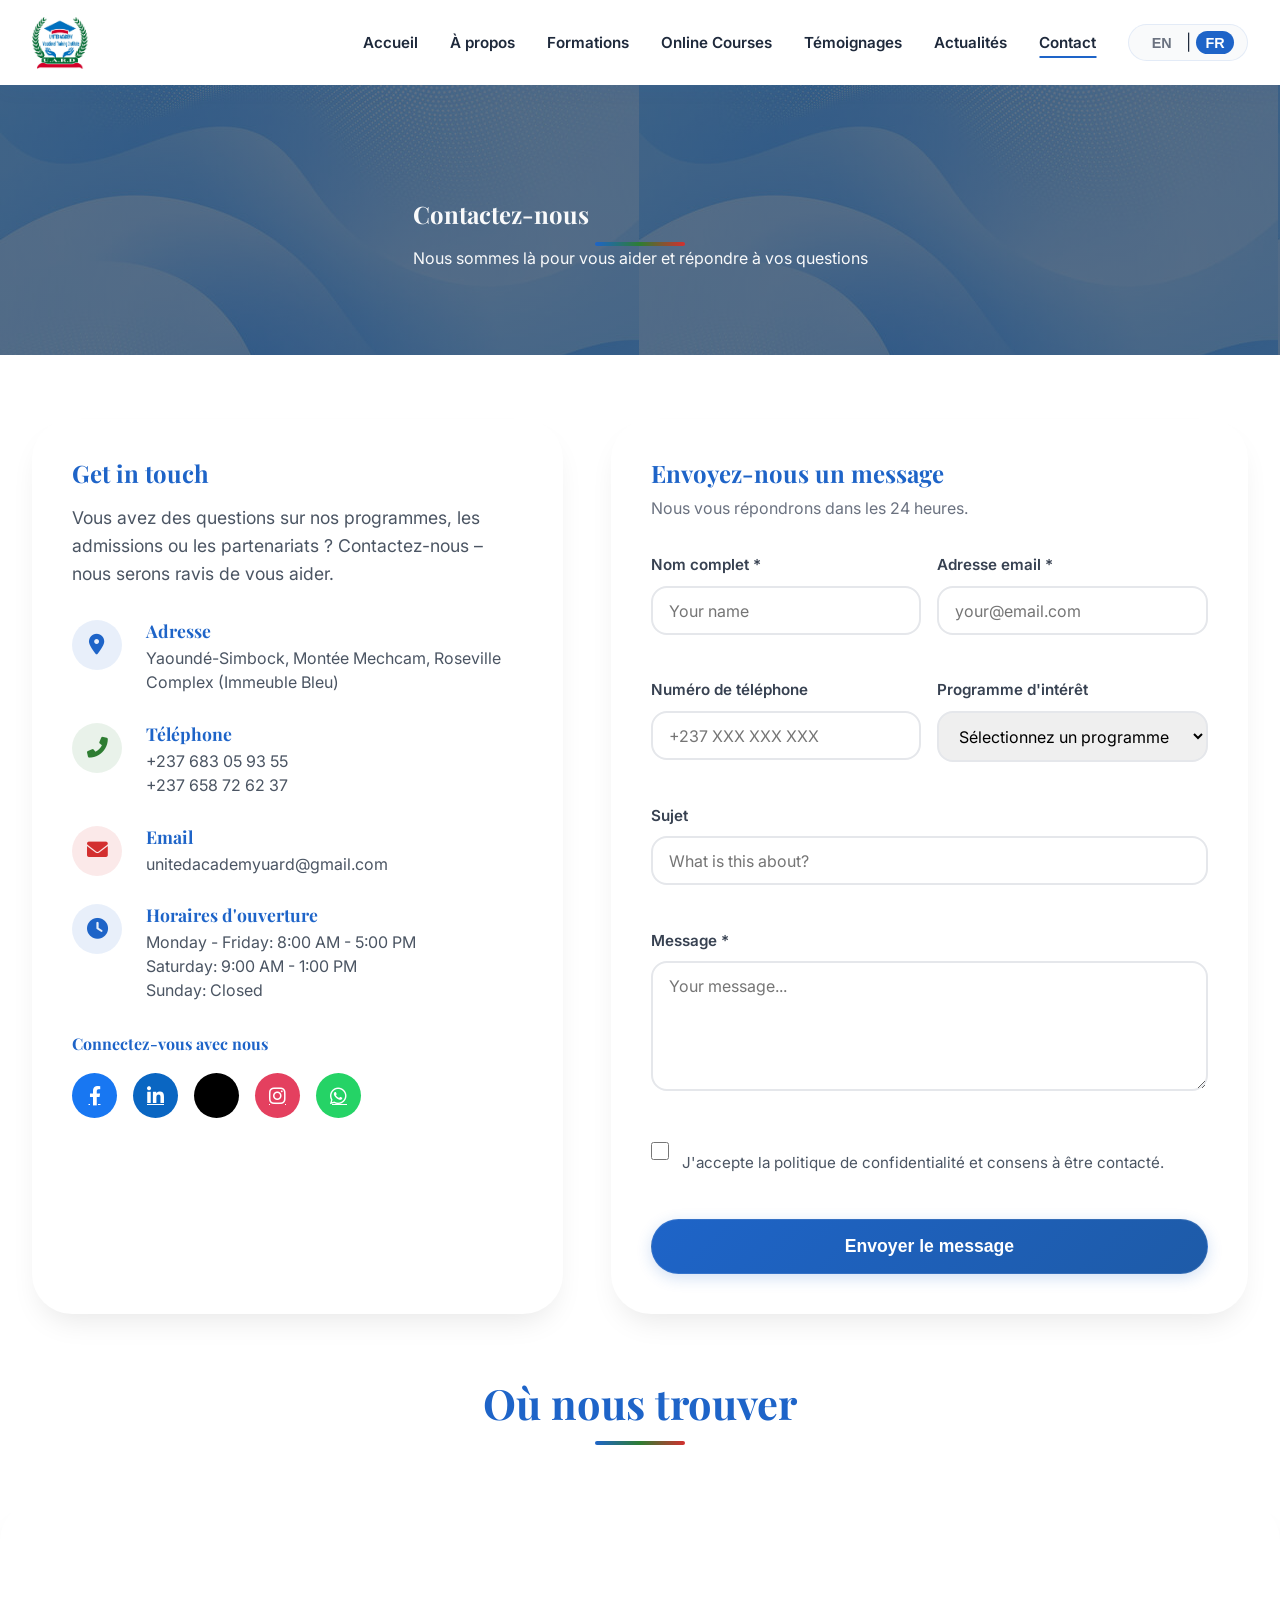
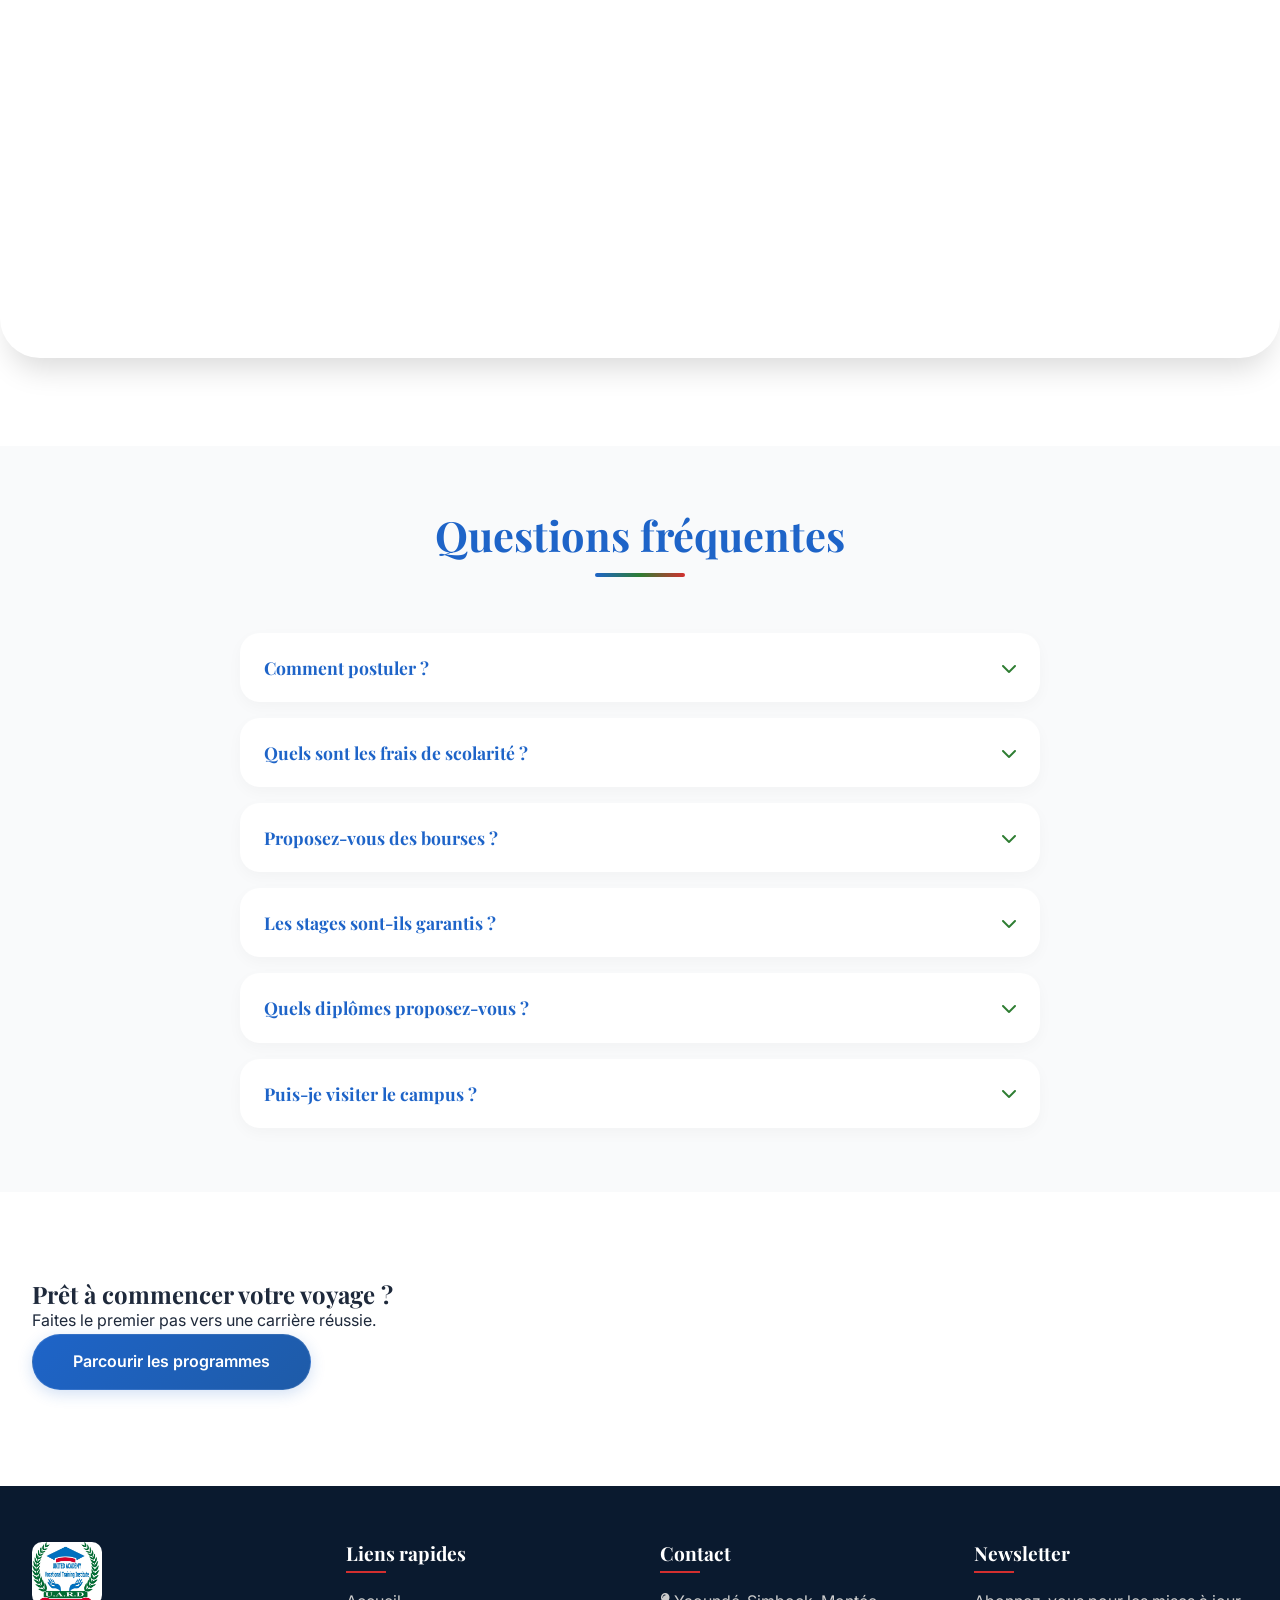
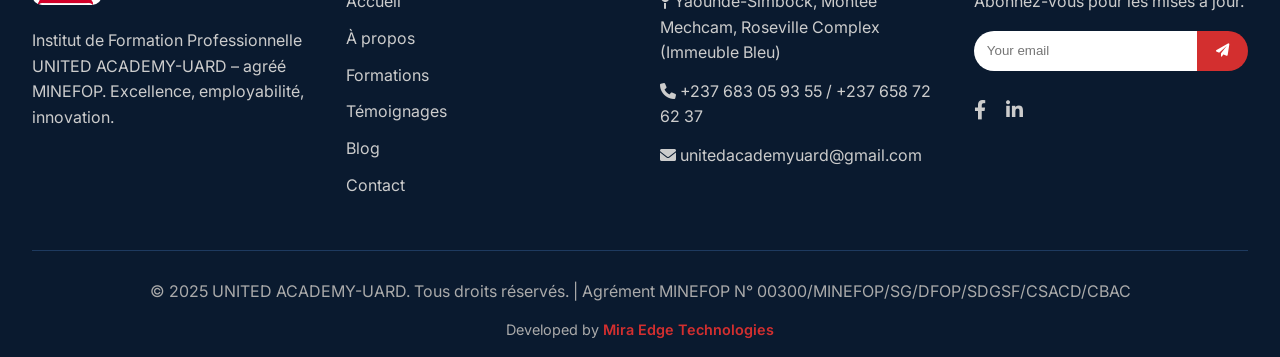
<file: contact.html>
<!DOCTYPE html>
<html lang="fr">
<head>
    <meta charset="UTF-8">
    <meta name="viewport" content="width=device-width, initial-scale=1.0">
    <!-- META TAGS (SEO) -->
    <title>Contact Us | UNITED ACADEMY-UARD – Get in Touch</title>
    <meta name="description" content="Contact UNITED ACADEMY-UARD in Yaoundé, Cameroon. Find our address, phone numbers, email, and send us a message. We're here to answer your questions.">
    <meta name="keywords" content="contact UNITED ACADEMY-UARD, United Academy address, Yaoundé vocational training, phone number Cameroon, email MINEFOP">
    <meta name="author" content="UNITED ACADEMY-UARD">
    <meta name="robots" content="index, follow">
    <meta property="og:title" content="Contact UNITED ACADEMY-UARD">
    <meta property="og:description" content="Reach out to us for admissions, partnerships, or any questions.">
    <meta property="og:image" content="assets/images/logo.jpg">
    <meta property="og:url" content="https://www.unitedacademy-uard.cm/contact">
    <link rel="canonical" href="https://www.unitedacademy-uard.cm/contact">
    <!-- Font Awesome 6 -->
    <link rel="stylesheet" href="https://cdnjs.cloudflare.com/ajax/libs/font-awesome/6.0.0-beta3/css/all.min.css">
    <!-- Google Fonts -->
    <link rel="preconnect" href="https://fonts.googleapis.com">
    <link rel="preconnect" href="https://fonts.gstatic.com" crossorigin>
    <link href="https://fonts.googleapis.com/css2?family=Inter:opsz,wght@14..32,300..700&family=Playfair+Display:wght@400;700;900&display=swap" rel="stylesheet">
    <!-- Main CSS -->
    <link rel="stylesheet" href="assets/css/style.css">
    <!-- Contact CSS -->
    <link rel="stylesheet" href="assets/css/contact.css">
</head>
<body>
    <div class="page-wrapper">

        <!-- ========== HEADER ========== -->
        <header class="main-header">
            <div class="container header-flex">
                <div class="logo-area">
                    <img src="assets/images/logo.jpg" alt="UNITED ACADEMY-UARD Logo" class="logo-img" width="50" height="50">
                </div>
                <nav class="main-nav">
                    <ul class="nav-links" id="navLinks">
                        <li><a href="index.php" class="nav-link" data-i18n="nav_home">Home</a></li>
                        <li><a href="about.html" class="nav-link" data-i18n="nav_about">About</a></li>
                        <li><a href="programs.html" class="nav-link" data-i18n="nav_programs">Programs</a></li>
                        <li><a href="online-courses.php" class="nav-link" data-i18n="nav_online_courses">Online Courses</a></li>
                        <li><a href="testimonials.php" class="nav-link" data-i18n="nav_testimonials">Testimonials</a></li>
                        <li><a href="blog.php" class="nav-link" data-i18n="nav_news">Updates</a></li>
                        <li><a href="contact.html" class="nav-link active" data-i18n="nav_contact">Contact</a></li>
                    </ul>
                    <div class="lang-switcher">
                        <button id="lang-en" class="lang-btn">EN</button>
                        <span class="lang-divider">|</span>
                        <button id="lang-fr" class="lang-btn active-lang">FR</button>
                    </div>
                    <button class="mobile-toggle" id="mobileToggle" aria-label="Toggle menu"><i class="fas fa-bars"></i></button>
                </nav>
            </div>
        </header>

        <!-- ========== PAGE HERO ========== -->
        <section class="page-hero contact-hero">
            <div class="page-hero-overlay"></div>
            <div class="container page-hero-content">
                <h1 data-i18n="contact_page_title">Contact <span class="accent">Us</span></h1>
                <div class="divider"></div>
                <p data-i18n="contact_page_sub">We're here to help and answer any questions</p>
            </div>
        </section>

        <!-- ========== CONTACT GRID (INFO + FORM) ========== -->
        <section class="section contact-main-section">
            <div class="container">
                <div class="contact-grid-detailed">
                    <!-- Contact Information -->
                    <div class="contact-info-detailed fade-up">
                        <h2 data-i18n="get_in_touch">Get in touch</h2>
                        <p class="contact-intro" data-i18n="contact_intro">Have questions about our programs, admissions, or partnerships? Reach out to us – we're happy to help.</p>
                        
                        <div class="contact-details">
                            <div class="contact-item">
                                <div class="contact-icon" style="background: rgba(30,100,200,0.1);">
                                    <i class="fas fa-map-marker-alt" style="color: var(--blue);"></i>
                                </div>
                                <div>
                                    <h4 data-i18n="address">Address</h4>
                                    <p>Yaoundé-Simbock, Montée Mechcam, Roseville Complex (Immeuble Bleu)</p>
                                </div>
                            </div>
                            
                            <div class="contact-item">
                                <div class="contact-icon" style="background: rgba(46,125,50,0.1);">
                                    <i class="fas fa-phone-alt" style="color: var(--green);"></i>
                                </div>
                                <div>
                                    <h4 data-i18n="phone">Phone</h4>
                                    <p>+237 683 05 93 55<br>+237 658 72 62 37</p>
                                </div>
                            </div>
                            
                            <div class="contact-item">
                                <div class="contact-icon" style="background: rgba(211,47,47,0.1);">
                                    <i class="fas fa-envelope" style="color: var(--red);"></i>
                                </div>
                                <div>
                                    <h4 data-i18n="email">Email</h4>
                                    <p>unitedacademyuard@gmail.com</p>
                                </div>
                            </div>
                            
                            <div class="contact-item">
                                <div class="contact-icon" style="background: rgba(30,100,200,0.1);">
                                    <i class="fas fa-clock" style="color: var(--blue);"></i>
                                </div>
                                <div>
                                    <h4 data-i18n="hours">Office Hours</h4>
                                    <p>Monday - Friday: 8:00 AM - 5:00 PM<br>Saturday: 9:00 AM - 1:00 PM<br>Sunday: Closed</p>
                                </div>
                            </div>
                        </div>
                        
                        <div class="social-connect">
                            <h4 data-i18n="connect_with_us">Connect with us</h4>
                            <div class="social-links-large">
                                <a href="#" class="social-circle" style="background: #1877f2;"><i class="fab fa-facebook-f"></i></a>
                                <a href="#" class="social-circle" style="background: #0a66c2;"><i class="fab fa-linkedin-in"></i></a>
                                <a href="#" class="social-circle" style="background: #000000;"><i class="fab fa-x-twitter"></i></a>
                                <a href="#" class="social-circle" style="background: #e4405f;"><i class="fab fa-instagram"></i></a>
                                <a href="https://wa.me/237677544988" class="social-circle" style="background: #25d366;"><i class="fab fa-whatsapp"></i></a>
                            </div>
                        </div>
                    </div>
                    
                    <!-- Contact Form -->
                    <div class="contact-form-detailed fade-up">
                        <h2 data-i18n="send_message">Send us a message</h2>
                        <p data-i18n="form_intro">We'll get back to you within 24 hours.</p>
                        
                        <form id="contactForm" class="contact-form">
                            <div class="form-row">
                                <div class="form-group">
                                    <label for="name" data-i18n="full_name">Full Name *</label>
                                    <input type="text" id="name" name="name" required placeholder="Your name">
                                </div>
                                <div class="form-group">
                                    <label for="email" data-i18n="email_address">Email Address *</label>
                                    <input type="email" id="email" name="email" required placeholder="your@email.com">
                                </div>
                            </div>
                            
                            <div class="form-row">
                                <div class="form-group">
                                    <label for="phone" data-i18n="phone_number">Phone Number</label>
                                    <input type="tel" id="phone" name="phone" placeholder="+237 XXX XXX XXX">
                                </div>
                                <div class="form-group">
                                    <label for="program" data-i18n="program_interest">Program of Interest</label>
                                    <select id="program" name="program">
                                        <option value="" data-i18n="select_option">Select a program</option>
                                        <option value="pharmacy" data-i18n="opt_pharmacy">Pharmacy Salesperson</option>
                                        <option value="avs" data-i18n="opt_avs">Social Care Assistant</option>
                                        <option value="infography" data-i18n="opt_infography">Multimedia Infographics</option>
                                        <option value="digital" data-i18n="opt_digital">Digital Marketing / CM</option>
                                        <option value="lab" data-i18n="opt_lab">Lab Technician Assistant</option>
                                        <option value="medrep" data-i18n="opt_medrep">Medical Representative</option>
                                        <option value="nutrition" data-i18n="opt_nutrition">Nutrition & Dietetics</option>
                                        <option value="medsec" data-i18n="opt_medsec">Medical Secretary</option>
                                        <option value="accounting" data-i18n="opt_accounting">Computerized Accounting</option>
                                        <option value="other" data-i18n="opt_other">Other</option>
                                    </select>
                                </div>
                            </div>
                            
                            <div class="form-group">
                                <label for="subject" data-i18n="subject">Subject</label>
                                <input type="text" id="subject" name="subject" placeholder="What is this about?">
                            </div>
                            
                            <div class="form-group">
                                <label for="message" data-i18n="message">Message *</label>
                                <textarea id="message" name="message" rows="5" required placeholder="Your message..."></textarea>
                            </div>
                            
                            <div class="form-checkbox">
                                <input type="checkbox" id="consent" name="consent" required>
                                <label for="consent" data-i18n="consent_text">I agree to the privacy policy and consent to being contacted.</label>
                            </div>
                            
                            <button type="submit" class="btn btn-primary btn-large" data-i18n="send_message_btn">Send Message</button>
                        </form>
                        
                        <div id="formSuccess" class="form-success" style="display: none;">
                            <i class="fas fa-check-circle"></i>
                            <h3 data-i18n="thank_you">Thank you!</h3>
                            <p data-i18n="message_sent">Your message has been sent. We'll contact you soon.</p>
                        </div>
                    </div>
                </div>
            </div>
        </section>

        <!-- ========== MAP SECTION ========== -->
        <section class="section map-section">
            <div class="container">
                <div class="section-header fade-up">
                    <h2 data-i18n="find_us">Find us</h2>
                    <div class="divider"></div>
                </div>
            </div>
            <div class="map-container fade-up">
                <iframe 
                    src="https://www.google.com/maps/embed?pb=!1m18!1m12!1m3!1d3980.699234569058!2d11.511456314759384!3d3.866555097238807!2m3!1f0!2f0!3f0!3m2!1i1024!2i768!4f13.1!3m3!1m2!1s0x108bcf7b8b3b7b3b%3A0x4b8b3b7b3b7b3b7b!2sSimbock%2C%20Yaound%C3%A9!5e0!3m2!1sen!2scm!4v1620000000000!5m2!1sen!2scm" 
                    width="100%" 
                    height="450" 
                    style="border:0;" 
                    allowfullscreen="" 
                    loading="lazy">
                </iframe>
            </div>
        </section>

        <!-- ========== FAQ SECTION ========== -->
        <section class="section faq-section bg-light">
            <div class="container">
                <div class="section-header fade-up">
                    <h2 data-i18n="faq_title">Frequently Asked Questions</h2>
                    <div class="divider"></div>
                </div>
                
                <div class="faq-grid">
                    <div class="faq-item fade-up">
                        <div class="faq-question">
                            <h3 data-i18n="faq1_q">How do I apply?</h3>
                            <i class="fas fa-chevron-down"></i>
                        </div>
                        <div class="faq-answer">
                            <p data-i18n="faq1_a">You can apply by visiting our campus in Simbock with the required documents: CNI photocopy, diploma, 2 photos, and registration fee. You can also start the process by contacting us by phone or email.</p>
                        </div>
                    </div>
                    
                    <div class="faq-item fade-up">
                        <div class="faq-question">
                            <h3 data-i18n="faq2_q">What are the tuition fees?</h3>
                            <i class="fas fa-chevron-down"></i>
                        </div>
                        <div class="faq-answer">
                            <p data-i18n="faq2_a">Please contact us directly for detailed fee information. We offer competitive pricing and flexible installment plans. Registration fee is 25,000 FCFA for all programs.</p>
                        </div>
                    </div>
                    
                    <div class="faq-item fade-up">
                        <div class="faq-question">
                            <h3 data-i18n="faq3_q">Do you offer scholarships?</h3>
                            <i class="fas fa-chevron-down"></i>
                        </div>
                        <div class="faq-answer">
                            <p data-i18n="faq3_a">We have limited scholarships for outstanding students from disadvantaged backgrounds. Contact our office for more information.</p>
                        </div>
                    </div>
                    
                    <div class="faq-item fade-up">
                        <div class="faq-question">
                            <h3 data-i18n="faq4_q">Are internships guaranteed?</h3>
                            <i class="fas fa-chevron-down"></i>
                        </div>
                        <div class="faq-answer">
                            <p data-i18n="faq4_a">Yes, every student completes a 3-5 month internship in one of our partner clinics, pharmacies, or agencies. We help place you.</p>
                        </div>
                    </div>
                    
                    <div class="faq-item fade-up">
                        <div class="faq-question">
                            <h3 data-i18n="faq5_q">What diplomas do you offer?</h3>
                            <i class="fas fa-chevron-down"></i>
                        </div>
                        <div class="faq-answer">
                            <p data-i18n="faq5_a">We prepare students for DQP (Diplôme de Qualification Professionnelle) and CQP (Certificat de Qualification Professionnelle), recognized nationally by MINEFOP under agreement N° 00300/MINEFOP/SG/DFOP/SDGSF/CSACD/CBAC.</p>
                        </div>
                    </div>
                    
                    <div class="faq-item fade-up">
                        <div class="faq-question">
                            <h3 data-i18n="faq6_q">Can I visit the campus?</h3>
                            <i class="fas fa-chevron-down"></i>
                        </div>
                        <div class="faq-answer">
                            <p data-i18n="faq6_a">Absolutely! We welcome visitors during office hours. You can tour our labs, classrooms, and meet our team.</p>
                        </div>
                    </div>
                </div>
            </div>
        </section>

        <!-- ========== CTA SECTION ========== -->
        <section class="section cta-section">
            <div class="container cta-content">
                <h2 data-i18n="cta_contact_page">Ready to start your journey?</h2>
                <p data-i18n="cta_contact_sub">Take the first step toward a successful career.</p>
                <a href="programs.html" class="btn btn-primary" data-i18n="browse_programs">Browse Programs</a>
            </div>
        </section>

        <!-- ========== FOOTER ========== -->
        <footer class="main-footer">
            <div class="container">
                <div class="footer-grid">
                    <div class="footer-col">
                        <img src="assets/images/logo.jpg" alt="UNITED ACADEMY-UARD" class="footer-logo" width="70">
                        <p data-i18n="footer_about">Vocational Training Institute UNITED ACADEMY-UARD – MINEFOP accredited. Excellence, employability, innovation.</p>
                    </div>
                    <div class="footer-col">
                        <h4 data-i18n="quick_links">Quick links</h4>
                        <ul>
                            <li><a href="index.php" data-i18n="nav_home">Home</a></li>
                            <li><a href="about.html" data-i18n="nav_about">About</a></li>
                            <li><a href="programs.html" data-i18n="nav_programs">Programs</a></li>
                            <li><a href="testimonials.php" data-i18n="nav_testimonials">Testimonials</a></li>
                            <li><a href="blog.php" data-i18n="nav_blog">Updates</a></li>
                            <li><a href="contact.html" data-i18n="nav_contact">Contact</a></li>
                        </ul>
                    </div>
                    <div class="footer-col">
                        <h4 data-i18n="footer_contact">Contact</h4>
                        <p><i class="fas fa-map-pin"></i> Yaoundé-Simbock, Montée Mechcam, Roseville Complex (Immeuble Bleu)</p>
                        <p><i class="fas fa-phone"></i> +237 683 05 93 55 / +237 658 72 62 37</p>
                        <p><i class="fas fa-envelope"></i> unitedacademyuard@gmail.com</p>
                    </div>
                    <div class="footer-col">
                        <h4 data-i18n="newsletter">Newsletter</h4>
                        <p data-i18n="newsletter_desc">Subscribe for updates and news.</p>
                        <form class="newsletter-form">
                            <input type="email" placeholder="Your email" required>
                            <button type="submit"><i class="fas fa-paper-plane"></i></button>
                        </form>
                        <div class="footer-social">
                            <a href="#"><i class="fab fa-facebook-f"></i></a>
                            <a href="#"><i class="fab fa-linkedin-in"></i></a>
                            <a href="#"><i class="fab fa-x-twitter"></i></a>
                        </div>
                    </div>
                </div>
                <div class="footer-bottom">
                    <p>&copy; 2025 UNITED ACADEMY-UARD. <span data-i18n="footer_rights">All rights reserved.</span> | <span data-i18n="footer_approval">MINEFOP Agreement N° 00300/MINEFOP/SG/DFOP/SDGSF/CSACD/CBAC</span></p>
                    <p class="developer">Developed by <a href="https://www.miraedge.tech" target="_blank" rel="noopener">Mira Edge Technologies</a></p>
                </div>
            </div>
        </footer>
    </div>

    <!-- Main JS -->
    <script src="assets/js/main.js"></script>
    <!-- Contact JS -->
    <script src="assets/js/contact.js"></script>
</body>
</html>
</file>
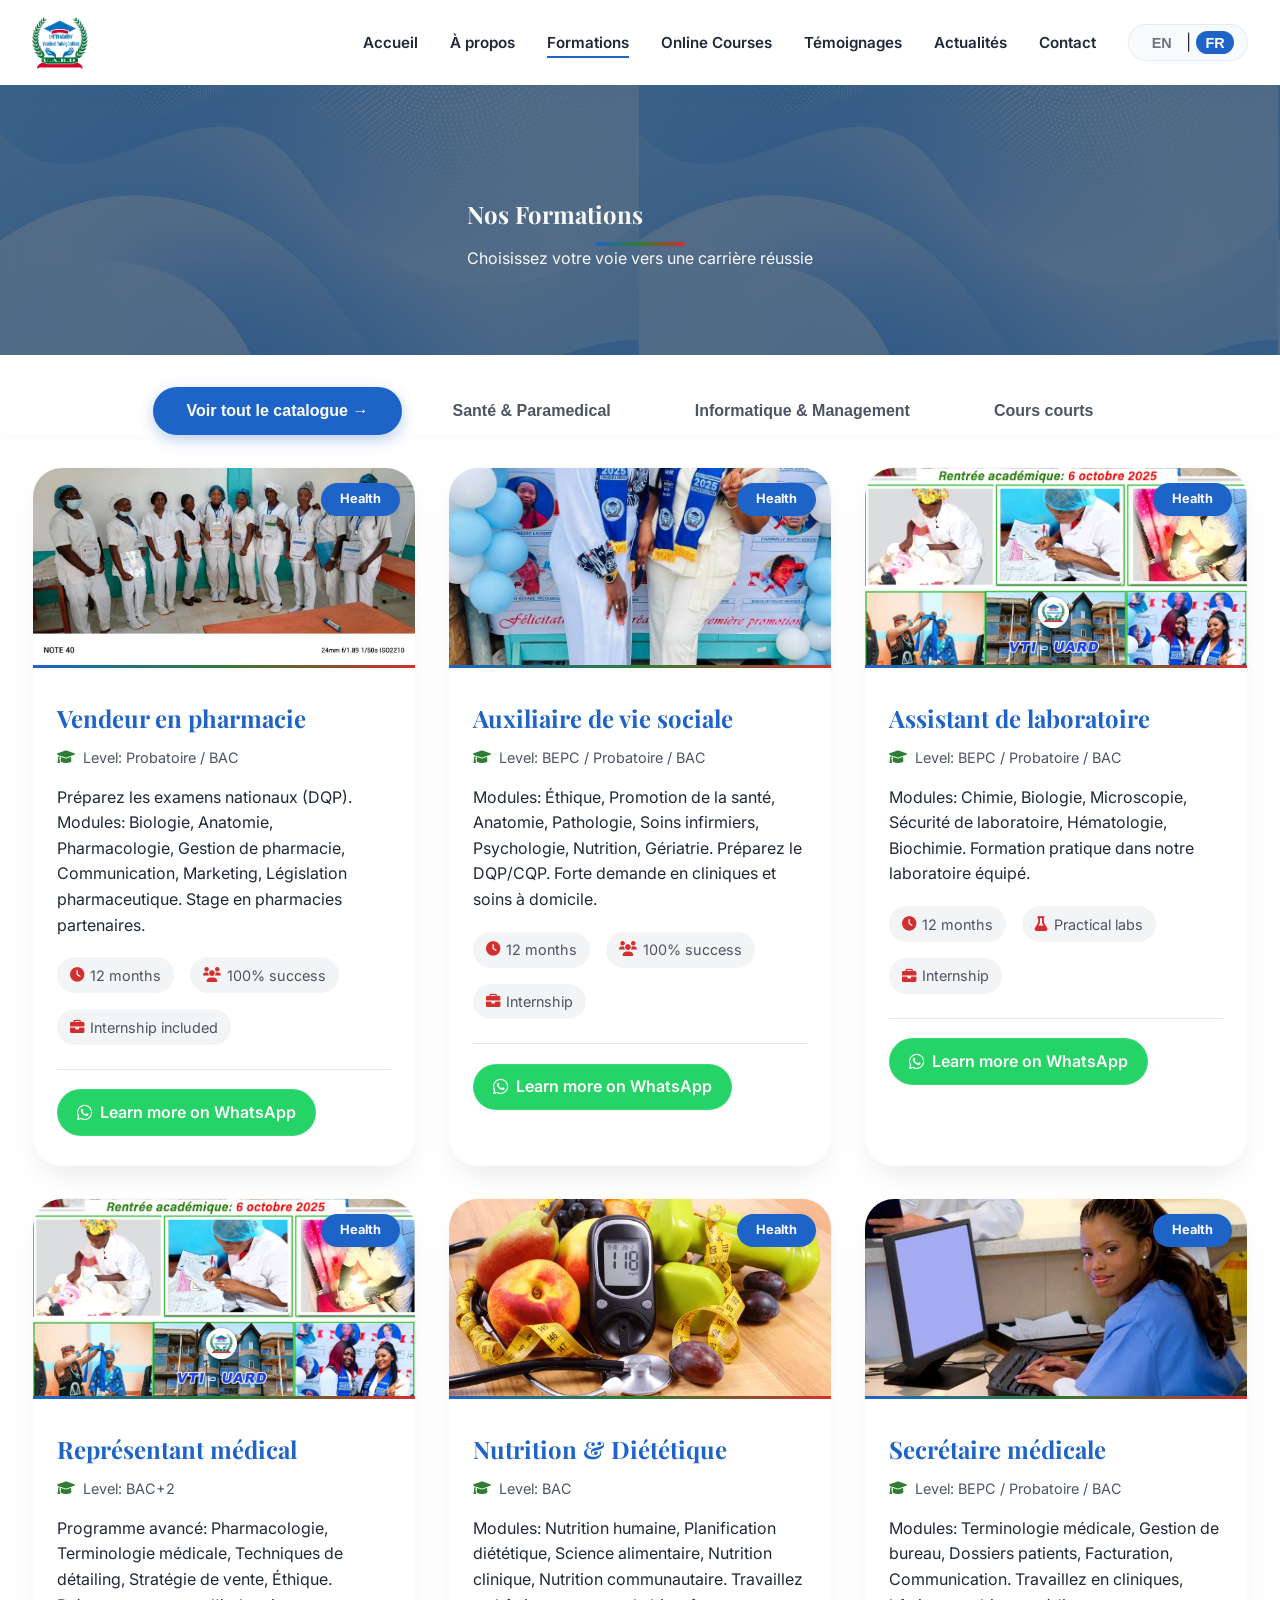
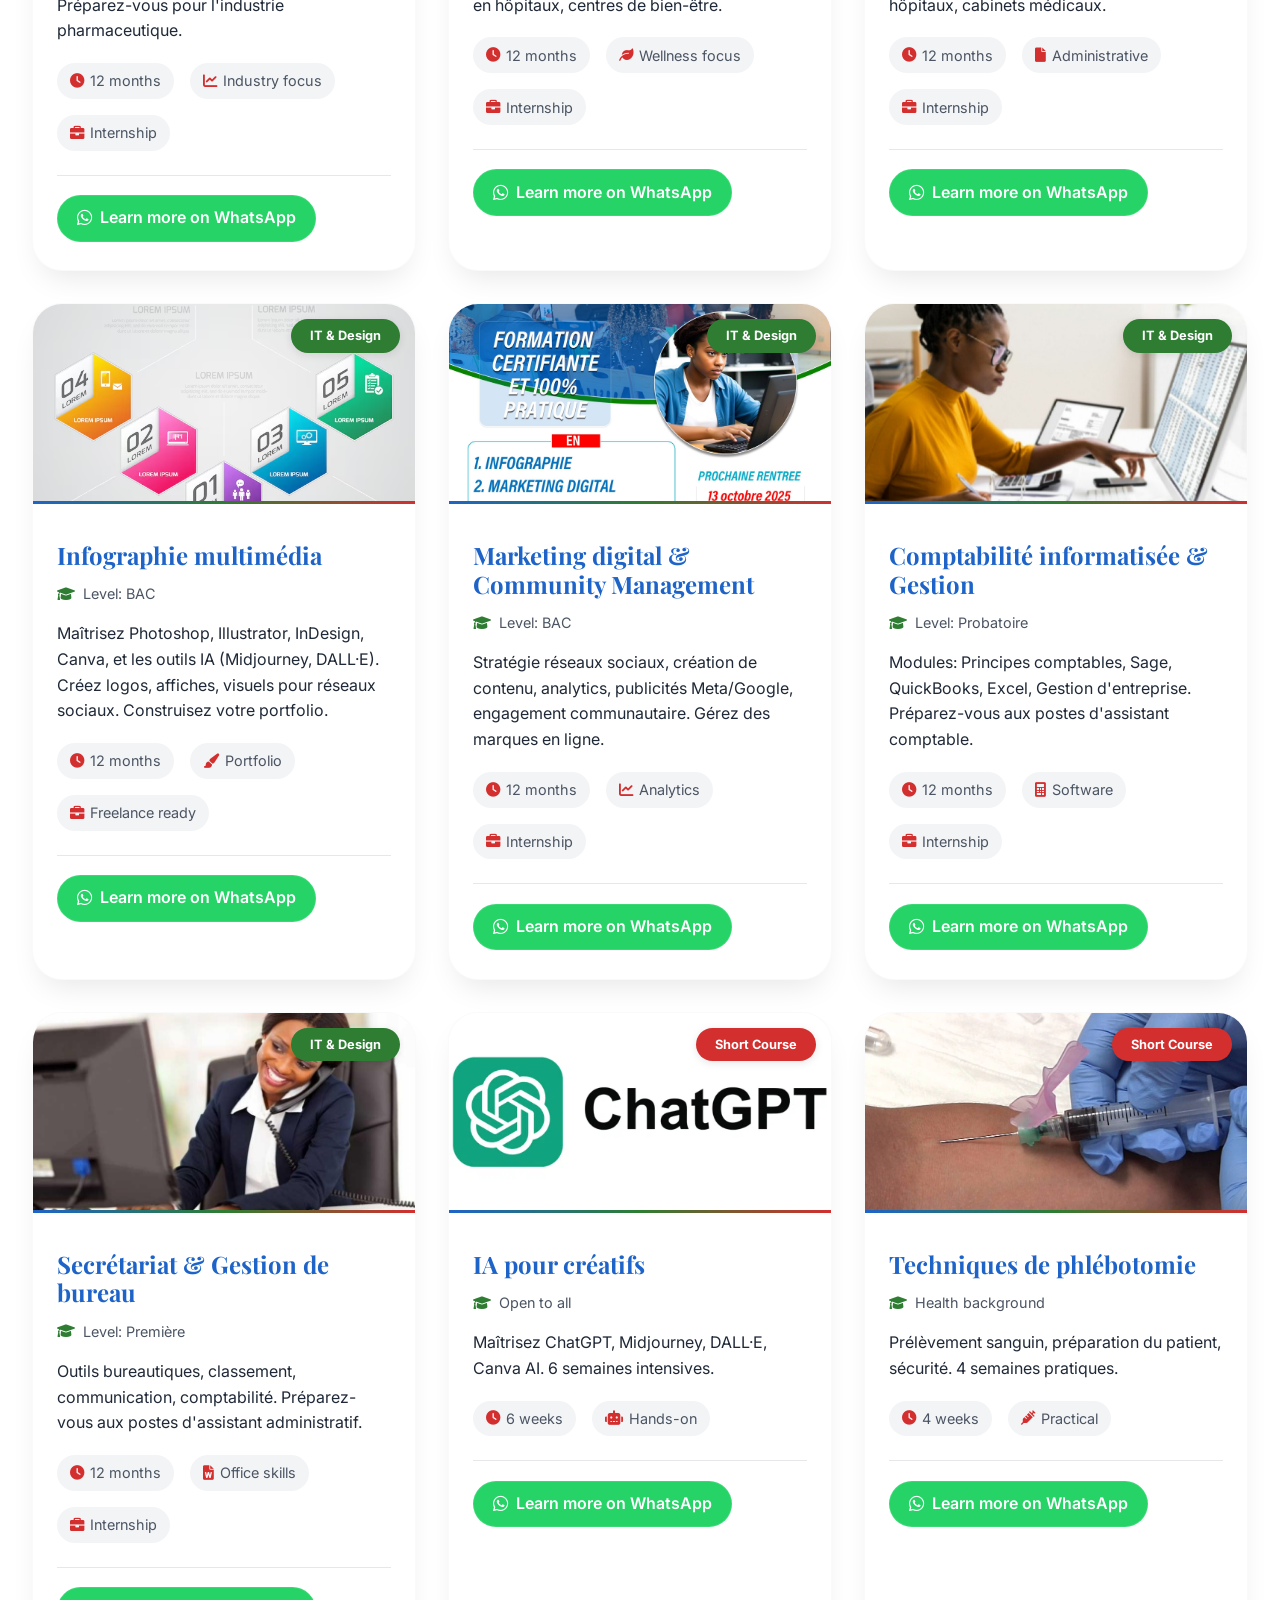
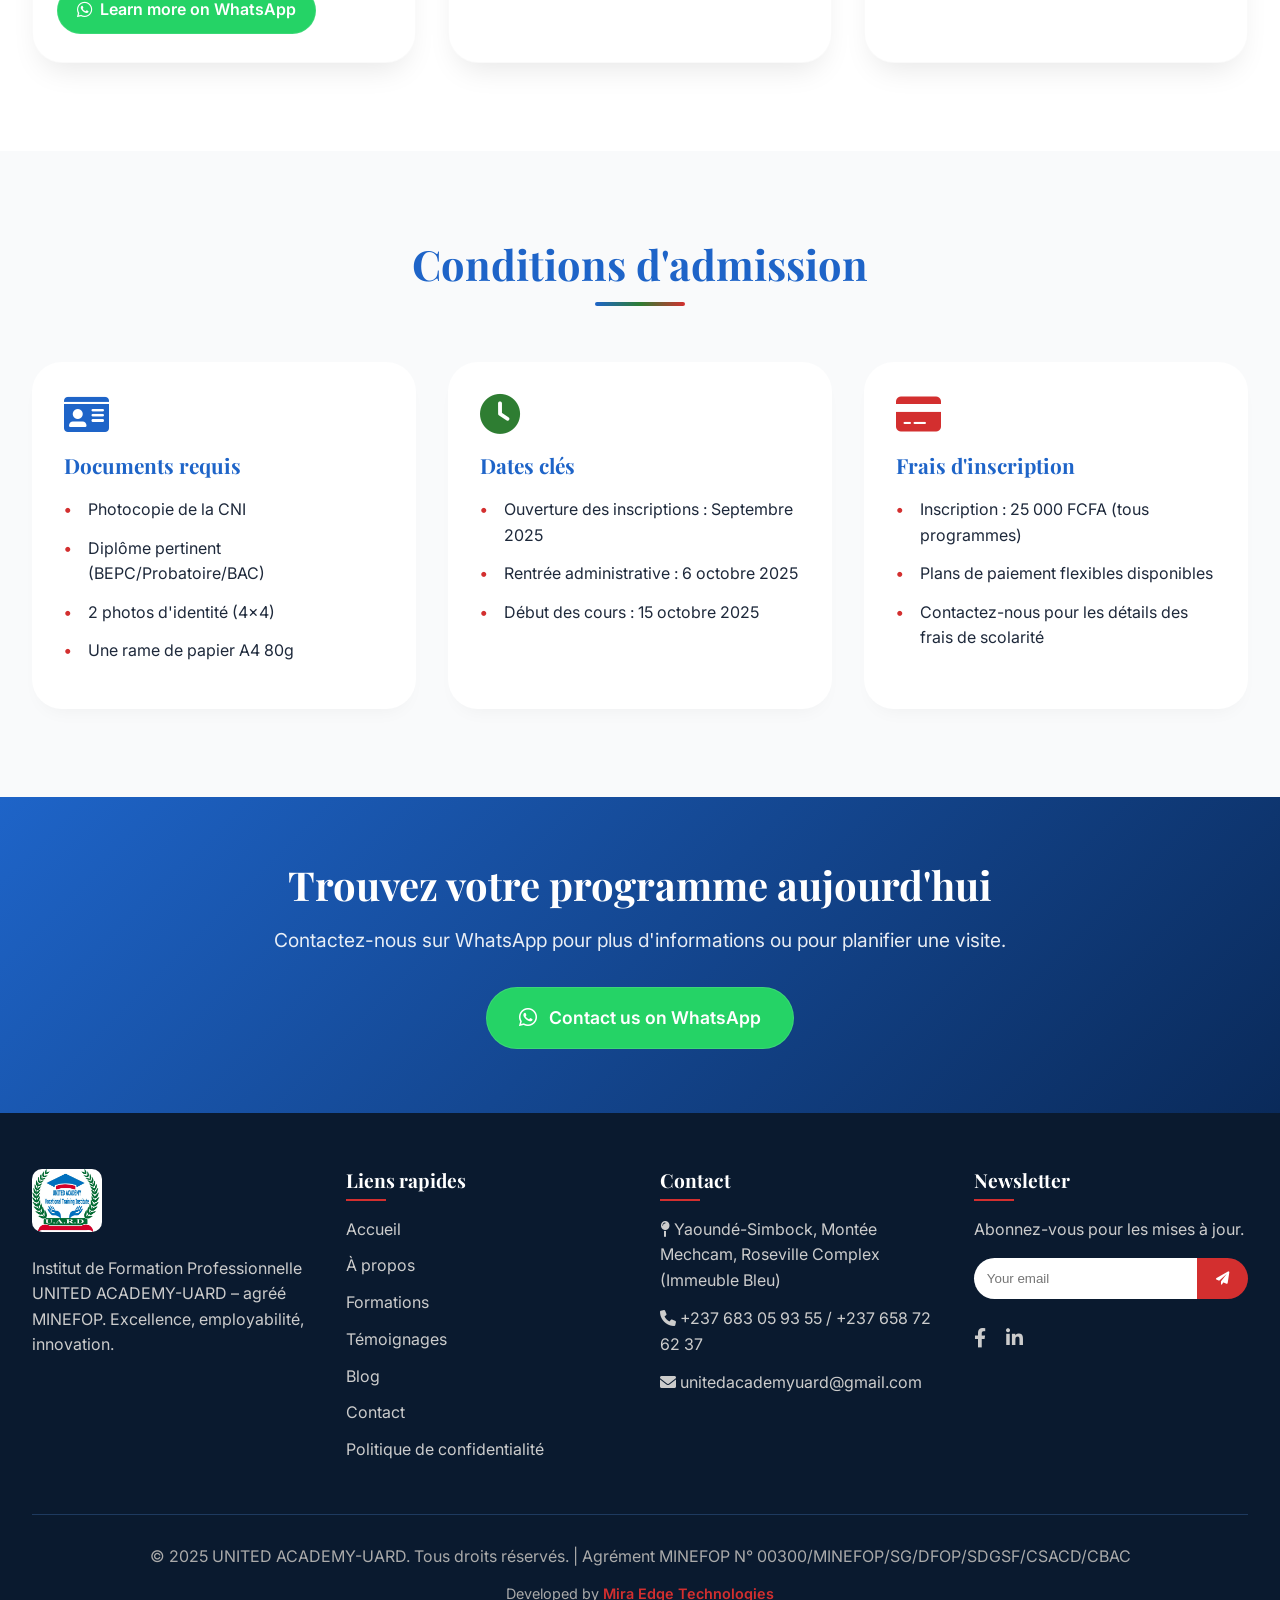
<file: programs.html>
<!DOCTYPE html>
<html lang="fr">
<head>
    <meta charset="UTF-8">
    <meta name="viewport" content="width=device-width, initial-scale=1.0">
    <!-- META TAGS (SEO) -->
    <title>Programs | UNITED ACADEMY-UARD – Vocational Training Courses in Health, IT & Management</title>
    <meta name="description" content="Explore all programs at UNITED ACADEMY-UARD: Health & Paramedical, IT & Management. MINEFOP accredited. Contact us on WhatsApp for more information.">
    <meta name="keywords" content="vocational programs Cameroon, health courses Yaoundé, IT training, pharmacy salesperson, community management, infographics, UNITED ACADEMY-UARD courses">
    <meta name="author" content="UNITED ACADEMY-UARD">
    <meta name="robots" content="index, follow">
    <meta property="og:title" content="Vocational Programs at UNITED ACADEMY-UARD">
    <meta property="og:description" content="Browse our MINEFOP-accredited programs in health, paramedical, IT and management. 100% success rate, internships included.">
    <meta property="og:image" content="assets/images/logo.jpg">
    <meta property="og:url" content="https://www.unitedacademy-uard.cm/programs">
    <link rel="canonical" href="https://www.unitedacademy-uard.cm/programs">
    <!-- Font Awesome 6 -->
    <link rel="stylesheet" href="https://cdnjs.cloudflare.com/ajax/libs/font-awesome/6.0.0-beta3/css/all.min.css">
    <!-- Google Fonts -->
    <link rel="preconnect" href="https://fonts.googleapis.com">
    <link rel="preconnect" href="https://fonts.gstatic.com" crossorigin>
    <link href="https://fonts.googleapis.com/css2?family=Inter:opsz,wght@14..32,300..700&family=Playfair+Display:wght@400;700;900&display=swap" rel="stylesheet">
    <!-- Main CSS (shared) -->
    <link rel="stylesheet" href="assets/css/style.css">
    <!-- Page-specific CSS -->
    <link rel="stylesheet" href="assets/css/programs.css">
</head>
<body>
    <div class="page-wrapper">

        <!-- ========== HEADER ========== -->
        <header class="main-header">
            <div class="container header-flex">
                <div class="logo-area">
                    <img src="assets/images/logo.jpg" alt="UNITED ACADEMY-UARD Logo" class="logo-img" width="50" height="50">
                </div>
                <nav class="main-nav">
                    <ul class="nav-links" id="navLinks">
                        <li><a href="index.php" class="nav-link" data-i18n="nav_home">Home</a></li>
                        <li><a href="about.html" class="nav-link" data-i18n="nav_about">About</a></li>
                        <li><a href="programs.html" class="nav-link active" data-i18n="nav_programs">Programs</a></li>
                        <li><a href="online-courses.php" class="nav-link" data-i18n="nav_online_courses">Online Courses</a></li>
                        <li><a href="testimonials.php" class="nav-link" data-i18n="nav_testimonials">Testimonials</a></li>
                        <li><a href="blog.php" class="nav-link" data-i18n="nav_news">Updates</a></li>
                        <li><a href="contact.html" class="nav-link" data-i18n="nav_contact">Contact</a></li>
                    </ul>
                    <div class="lang-switcher">
                        <button id="lang-en" class="lang-btn">EN</button>
                        <span class="lang-divider">|</span>
                        <button id="lang-fr" class="lang-btn active-lang">FR</button>
                    </div>
                    <button class="mobile-toggle" id="mobileToggle" aria-label="Toggle menu"><i class="fas fa-bars"></i></button>
                </nav>
            </div>
        </header>

        <!-- ========== PAGE HERO ========== -->
        <section class="page-hero programs-hero">
            <div class="page-hero-overlay"></div>
            <div class="container page-hero-content">
                <h1 data-i18n="programs_page_title">Our <span class="accent">Programs</span></h1>
                <div class="divider"></div>
                <p data-i18n="programs_page_sub">Choose your path to a successful career</p>
            </div>
        </section>

        <!-- ========== PROGRAM CATEGORY FILTER ========== -->
        <section class="section filter-section">
            <div class="container">
                <div class="category-filter fade-up">
                    <button class="filter-btn active" data-category="all" data-i18n="all_programs">All Programs</button>
                    <button class="filter-btn" data-category="health" data-i18n="health_programs">Health & Paramedical</button>
                    <button class="filter-btn" data-category="it" data-i18n="it_programs">IT & Management</button>
                    <button class="filter-btn" data-category="short" data-i18n="short_courses">Short Courses</button>
                </div>
            </div>
        </section>

        <!-- ========== PROGRAMS GRID (detailed - No Prices, WhatsApp Buttons) ========== -->
        <section class="section programs-detailed-section">
            <div class="container">
                <div class="programs-detailed-grid" id="programsGrid">
                    <!-- HEALTH PROGRAMS (category: health) -->
                    <div class="program-detailed-card fade-up" data-category="health">
                        <div class="program-badge" style="background: var(--blue);">Health</div>
                        <img src="assets/images/hero2.jpg" alt="Pharmacy Salesperson" loading="lazy">
                        <div class="program-detailed-content">
                            <h3 data-i18n="prog_pharma_full">Pharmacy Salesperson</h3>
                            <p class="program-level"><i class="fas fa-graduation-cap"></i> Level: Probatoire / BAC</p>
                            <p class="program-desc" data-i18n="prog_pharma_desc_full">Prepare for national exams (DQP). Modules: Biology, Anatomy, Pharmacology, Pharmacy Management, Communication, Marketing, Pharmaceutical Legislation. Internship in partner pharmacies.</p>
                            <div class="program-meta">
                                <span><i class="fas fa-clock"></i> 12 months</span>
                                <span><i class="fas fa-users"></i> 100% success</span>
                                <span><i class="fas fa-briefcase"></i> Internship included</span>
                            </div>
                            <div class="program-footer">
                                <a href="https://wa.me/237677544988?text=Hello%2C%20I%27m%20interested%20in%20the%20Pharmacy%20Salesperson%20program%20at%20UNITED%20ACADEMY-UARD" class="btn btn-whatsapp" target="_blank"><i class="fab fa-whatsapp"></i> Learn more on WhatsApp</a>
                            </div>
                        </div>
                    </div>

                    <div class="program-detailed-card fade-up" data-category="health">
                        <div class="program-badge" style="background: var(--blue);">Health</div>
                        <img src="assets/images/graduation.jpg" alt="Social Care Assistant" loading="lazy">
                        <div class="program-detailed-content">
                            <h3 data-i18n="prog_avs_full">Social Care Assistant</h3>
                            <p class="program-level"><i class="fas fa-graduation-cap"></i> Level: BEPC / Probatoire / BAC</p>
                            <p class="program-desc" data-i18n="prog_avs_desc_full">Modules: Ethics, Health Promotion, Anatomy, Pathology, Nursing, Psychology, Nutrition, Geriatrics. Prepare for DQP/CQP. High demand in clinics and home care.</p>
                            <div class="program-meta">
                                <span><i class="fas fa-clock"></i> 12 months</span>
                                <span><i class="fas fa-users"></i> 100% success</span>
                                <span><i class="fas fa-briefcase"></i> Internship</span>
                            </div>
                            <div class="program-footer">
                                <a href="https://wa.me/237677544988?text=Hello%2C%20I%27m%20interested%20in%20the%20Social%20Care%20Assistant%20program%20at%20UNITED%20ACADEMY-UARD" class="btn btn-whatsapp" target="_blank"><i class="fab fa-whatsapp"></i> Learn more on WhatsApp</a>
                            </div>
                        </div>
                    </div>

                    <div class="program-detailed-card fade-up" data-category="health">
                        <div class="program-badge" style="background: var(--blue);">Health</div>
                        <img src="assets/images/nurses.jpg" alt="Lab Technician Assistant" loading="lazy">
                        <div class="program-detailed-content">
                            <h3 data-i18n="prog_lab_full">Lab Technician Assistant</h3>
                            <p class="program-level"><i class="fas fa-graduation-cap"></i> Level: BEPC / Probatoire / BAC</p>
                            <p class="program-desc" data-i18n="prog_lab_desc_full">Modules: Chemistry, Biology, Microscopy, Lab Safety, Hematology, Biochemistry. Hands-on training in our equipped lab. Prepare for medical analysis labs.</p>
                            <div class="program-meta">
                                <span><i class="fas fa-clock"></i> 12 months</span>
                                <span><i class="fas fa-flask"></i> Practical labs</span>
                                <span><i class="fas fa-briefcase"></i> Internship</span>
                            </div>
                            <div class="program-footer">
                                <a href="https://wa.me/237677544988?text=Hello%2C%20I%27m%20interested%20in%20the%20Lab%20Technician%20Assistant%20program%20at%20UNITED%20ACADEMY-UARD" class="btn btn-whatsapp" target="_blank"><i class="fab fa-whatsapp"></i> Learn more on WhatsApp</a>
                            </div>
                        </div>
                    </div>

                    <div class="program-detailed-card fade-up" data-category="health">
                        <div class="program-badge" style="background: var(--blue);">Health</div>
                        <img src="assets/images/nurses.jpg" alt="Medical Representative" loading="lazy">
                        <div class="program-detailed-content">
                            <h3 data-i18n="prog_medrep_full">Medical Representative</h3>
                            <p class="program-level"><i class="fas fa-graduation-cap"></i> Level: BAC+2</p>
                            <p class="program-desc" data-i18n="prog_medrep_desc_full">Advanced program: Pharmacology, Medical Terminology, Detailing Techniques, Sales Strategy, Ethics. Prepare for pharmaceutical industry roles.</p>
                            <div class="program-meta">
                                <span><i class="fas fa-clock"></i> 12 months</span>
                                <span><i class="fas fa-chart-line"></i> Industry focus</span>
                                <span><i class="fas fa-briefcase"></i> Internship</span>
                            </div>
                            <div class="program-footer">
                                <a href="https://wa.me/237677544988?text=Hello%2C%20I%27m%20interested%20in%20the%20Medical%20Representative%20program%20at%20UNITED%20ACADEMY-UARD" class="btn btn-whatsapp" target="_blank"><i class="fab fa-whatsapp"></i> Learn more on WhatsApp</a>
                            </div>
                        </div>
                    </div>

                    <div class="program-detailed-card fade-up" data-category="health">
                        <div class="program-badge" style="background: var(--blue);">Health</div>
                        <img src="assets/images/nutrition.png" alt="Nutrition & Dietetics" loading="lazy">
                        <div class="program-detailed-content">
                            <h3 data-i18n="prog_nutrition_full">Nutrition & Dietetics</h3>
                            <p class="program-level"><i class="fas fa-graduation-cap"></i> Level: BAC</p>
                            <p class="program-desc" data-i18n="prog_nutrition_desc_full">Modules: Human Nutrition, Diet Planning, Food Science, Clinical Nutrition, Community Nutrition. Work in hospitals, wellness centers.</p>
                            <div class="program-meta">
                                <span><i class="fas fa-clock"></i> 12 months</span>
                                <span><i class="fas fa-leaf"></i> Wellness focus</span>
                                <span><i class="fas fa-briefcase"></i> Internship</span>
                            </div>
                            <div class="program-footer">
                                <a href="https://wa.me/237677544988?text=Hello%2C%20I%27m%20interested%20in%20the%20Nutrition%20%26%20Dietetics%20program%20at%20UNITED%20ACADEMY-UARD" class="btn btn-whatsapp" target="_blank"><i class="fab fa-whatsapp"></i> Learn more on WhatsApp</a>
                            </div>
                        </div>
                    </div>

                    <div class="program-detailed-card fade-up" data-category="health">
                        <div class="program-badge" style="background: var(--blue);">Health</div>
                        <img src="assets/images/medical secret.jpg" alt="Medical Secretary" loading="lazy">
                        <div class="program-detailed-content">
                            <h3 data-i18n="prog_medsec_full">Medical Secretary</h3>
                            <p class="program-level"><i class="fas fa-graduation-cap"></i> Level: BEPC / Probatoire / BAC</p>
                            <p class="program-desc" data-i18n="prog_medsec_desc_full">Modules: Medical Terminology, Office Management, Patient Records, Billing, Communication. Work in clinics, hospitals, doctors' offices.</p>
                            <div class="program-meta">
                                <span><i class="fas fa-clock"></i> 12 months</span>
                                <span><i class="fas fa-file"></i> Administrative</span>
                                <span><i class="fas fa-briefcase"></i> Internship</span>
                            </div>
                            <div class="program-footer">
                                <a href="https://wa.me/237677544988?text=Hello%2C%20I%27m%20interested%20in%20the%20Medical%20Secretary%20program%20at%20UNITED%20ACADEMY-UARD" class="btn btn-whatsapp" target="_blank"><i class="fab fa-whatsapp"></i> Learn more on WhatsApp</a>
                            </div>
                        </div>
                    </div>

                    <!-- IT & MANAGEMENT PROGRAMS (category: it) -->
                    <div class="program-detailed-card fade-up" data-category="it">
                        <div class="program-badge" style="background: var(--green);">IT & Design</div>
                        <img src="assets/images/multmedia.avif" alt="Multimedia Infographics" loading="lazy">
                        <div class="program-detailed-content">
                            <h3 data-i18n="prog_infograph_full">Multimedia Infographics</h3>
                            <p class="program-level"><i class="fas fa-graduation-cap"></i> Level: BAC</p>
                            <p class="program-desc" data-i18n="prog_infograph_desc_full">Master Photoshop, Illustrator, InDesign, Canva, and AI tools (Midjourney, DALL·E). Create logos, posters, social media visuals. Build your portfolio.</p>
                            <div class="program-meta">
                                <span><i class="fas fa-clock"></i> 12 months</span>
                                <span><i class="fas fa-paint-brush"></i> Portfolio</span>
                                <span><i class="fas fa-briefcase"></i> Freelance ready</span>
                            </div>
                            <div class="program-footer">
                                <a href="https://wa.me/237677544988?text=Hello%2C%20I%27m%20interested%20in%20the%20Multimedia%20Infographics%20program%20at%20UNITED%20ACADEMY-UARD" class="btn btn-whatsapp" target="_blank"><i class="fab fa-whatsapp"></i> Learn more on WhatsApp</a>
                            </div>
                        </div>
                    </div>

                    <div class="program-detailed-card fade-up" data-category="it">
                        <div class="program-badge" style="background: var(--green);">IT & Design</div>
                        <img src="assets/images/defo-digital.jpg" alt="Digital Marketing & Community Management" loading="lazy">
                        <div class="program-detailed-content">
                            <h3 data-i18n="prog_digital_full">Digital Marketing & Community Management</h3>
                            <p class="program-level"><i class="fas fa-graduation-cap"></i> Level: BAC</p>
                            <p class="program-desc" data-i18n="prog_digital_desc_full">Social media strategy, content creation, analytics, Meta/Google ads, community engagement. Manage brands online.</p>
                            <div class="program-meta">
                                <span><i class="fas fa-clock"></i> 12 months</span>
                                <span><i class="fas fa-chart-line"></i> Analytics</span>
                                <span><i class="fas fa-briefcase"></i> Internship</span>
                            </div>
                            <div class="program-footer">
                                <a href="https://wa.me/237677544988?text=Hello%2C%20I%27m%20interested%20in%20the%20Digital%20Marketing%20%26%20Community%20Management%20program%20at%20UNITED%20ACADEMY-UARD" class="btn btn-whatsapp" target="_blank"><i class="fab fa-whatsapp"></i> Learn more on WhatsApp</a>
                            </div>
                        </div>
                    </div>

                    <div class="program-detailed-card fade-up" data-category="it">
                        <div class="program-badge" style="background: var(--green);">IT & Design</div>
                        <img src="assets/images/computerized-accounting-1200x600.jpg" alt="Computerized Accounting" loading="lazy">
                        <div class="program-detailed-content">
                            <h3 data-i18n="prog_accounting_full">Computerized Accounting & Management</h3>
                            <p class="program-level"><i class="fas fa-graduation-cap"></i> Level: Probatoire</p>
                            <p class="program-desc" data-i18n="prog_accounting_desc_full">Modules: Accounting principles, Sage, QuickBooks, Excel, Business Management. Prepare for accounting assistant roles.</p>
                            <div class="program-meta">
                                <span><i class="fas fa-clock"></i> 12 months</span>
                                <span><i class="fas fa-calculator"></i> Software</span>
                                <span><i class="fas fa-briefcase"></i> Internship</span>
                            </div>
                            <div class="program-footer">
                                <a href="https://wa.me/237677544988?text=Hello%2C%20I%27m%20interested%20in%20the%20Computerized%20Accounting%20program%20at%20UNITED%20ACADEMY-UARD" class="btn btn-whatsapp" target="_blank"><i class="fab fa-whatsapp"></i> Learn more on WhatsApp</a>
                            </div>
                        </div>
                    </div>

                    <div class="program-detailed-card fade-up" data-category="it">
                        <div class="program-badge" style="background: var(--green);">IT & Design</div>
                        <img src="assets/images/Secretariat-Assisant-de-Direction.png" alt="Secretariat Comptable" loading="lazy">
                        <div class="program-detailed-content">
                            <h3 data-i18n="prog_secretary_full">Secretariat & Office Management</h3>
                            <p class="program-level"><i class="fas fa-graduation-cap"></i> Level: Première</p>
                            <p class="program-desc" data-i18n="prog_secretary_desc_full">Office tools, filing, communication, bookkeeping. Prepare for administrative assistant roles.</p>
                            <div class="program-meta">
                                <span><i class="fas fa-clock"></i> 12 months</span>
                                <span><i class="fas fa-file-word"></i> Office skills</span>
                                <span><i class="fas fa-briefcase"></i> Internship</span>
                            </div>
                            <div class="program-footer">
                                <a href="https://wa.me/237677544988?text=Hello%2C%20I%27m%20interested%20in%20the%20Secretariat%20%26%20Office%20Management%20program%20at%20UNITED%20ACADEMY-UARD" class="btn btn-whatsapp" target="_blank"><i class="fab fa-whatsapp"></i> Learn more on WhatsApp</a>
                            </div>
                        </div>
                    </div>

                    <!-- SHORT COURSES (category: short) -->
                    <div class="program-detailed-card fade-up" data-category="short">
                        <div class="program-badge" style="background: var(--red);">Short Course</div>
                        <img src="assets/images/Chat-GPT-Logo.png" alt="AI for Creatives" loading="lazy">
                        <div class="program-detailed-content">
                            <h3 data-i18n="short_ai_full">AI for Creatives</h3>
                            <p class="program-level"><i class="fas fa-graduation-cap"></i> Open to all</p>
                            <p class="program-desc" data-i18n="short_ai_desc">Master ChatGPT, Midjourney, DALL·E, Canva AI. 6 weeks intensive.</p>
                            <div class="program-meta">
                                <span><i class="fas fa-clock"></i> 6 weeks</span>
                                <span><i class="fas fa-robot"></i> Hands-on</span>
                            </div>
                            <div class="program-footer">
                                <a href="https://wa.me/237677544988?text=Hello%2C%20I%27m%20interested%20in%20the%20AI%20for%20Creatives%20short%20course%20at%20UNITED%20ACADEMY-UARD" class="btn btn-whatsapp" target="_blank"><i class="fab fa-whatsapp"></i> Learn more on WhatsApp</a>
                            </div>
                        </div>
                    </div>

                    <div class="program-detailed-card fade-up" data-category="short">
                        <div class="program-badge" style="background: var(--red);">Short Course</div>
                        <img src="assets/images/Phlebotomy Techniques.jpg" alt="Phlebotomy" loading="lazy">
                        <div class="program-detailed-content">
                            <h3 data-i18n="short_phlebotomy_full">Phlebotomy Techniques</h3>
                            <p class="program-level"><i class="fas fa-graduation-cap"></i> Health background</p>
                            <p class="program-desc" data-i18n="short_phlebotomy_desc">Blood collection, patient preparation, safety. 4 weeks practical.</p>
                            <div class="program-meta">
                                <span><i class="fas fa-clock"></i> 4 weeks</span>
                                <span><i class="fas fa-syringe"></i> Practical</span>
                            </div>
                            <div class="program-footer">
                                <a href="https://wa.me/237677544988?text=Hello%2C%20I%27m%20interested%20in%20the%20Phlebotomy%20Techniques%20short%20course%20at%20UNITED%20ACADEMY-UARD" class="btn btn-whatsapp" target="_blank"><i class="fab fa-whatsapp"></i> Learn more on WhatsApp</a>
                            </div>
                        </div>
                    </div>
                </div>
            </div>
        </section>

        <!-- ========== ADMISSION REQUIREMENTS SECTION ========== -->
        <section class="section admission-section bg-light">
            <div class="container">
                <div class="section-header fade-up">
                    <h2 data-i18n="admission_title">Admission requirements</h2>
                    <div class="divider"></div>
                </div>
                <div class="admission-grid">
                    <div class="admission-card fade-up">
                        <i class="fas fa-id-card" style="color: var(--blue);"></i>
                        <h3 data-i18n="admission_docs">Documents required</h3>
                        <ul>
                            <li data-i18n="admission_doc1">Photocopy of CNI</li>
                            <li data-i18n="admission_doc2">Relevant diploma (BEPC/Probatoire/BAC)</li>
                            <li data-i18n="admission_doc3">2 passport photos (4x4)</li>
                            <li data-i18n="admission_doc4">One ream of A4 80g paper</li>
                        </ul>
                    </div>
                    <div class="admission-card fade-up">
                        <i class="fas fa-clock" style="color: var(--green);"></i>
                        <h3 data-i18n="admission_dates">Key dates</h3>
                        <ul>
                            <li data-i18n="admission_date1">Registration opens: September 2025</li>
                            <li data-i18n="admission_date2">Administrative rentrée: October 6, 2025</li>
                            <li data-i18n="admission_date3">Classes begin: October 15, 2025</li>
                        </ul>
                    </div>
                    <div class="admission-card fade-up">
                        <i class="fas fa-credit-card" style="color: var(--red);"></i>
                        <h3 data-i18n="admission_fees">Registration fee</h3>
                        <ul>
                            <li data-i18n="fee_registration">Registration: 25,000 FCFA (all programs)</li>
                            <li data-i18n="fee_installment">Flexible installment plans available</li>
                            <li data-i18n="fee_contact">Contact us for tuition details</li>
                        </ul>
                    </div>
                </div>
            </div>
        </section>

        <!-- ========== CTA SECTION ========== -->
        <section class="section cta-section">
            <div class="container cta-content">
                <h2 data-i18n="cta_programs">Find your program today</h2>
                <p data-i18n="cta_programs_sub">Contact us on WhatsApp for more information or to schedule a visit.</p>
                <a href="https://wa.me/237677544988?text=Hello%2C%20I%27m%20interested%20in%20a%20program%20at%20UNITED%20ACADEMY-UARD" class="btn btn-whatsapp-large" target="_blank"><i class="fab fa-whatsapp"></i> Contact us on WhatsApp</a>
            </div>
        </section>

        <!-- ========== FOOTER ========== -->
        <footer class="main-footer">
            <div class="container">
                <div class="footer-grid">
                    <div class="footer-col">
                        <img src="assets/images/logo.jpg" alt="UNITED ACADEMY-UARD" class="footer-logo" width="70">
                        <p data-i18n="footer_about">Vocational Training Institute UNITED ACADEMY-UARD – MINEFOP accredited. Excellence, employability, innovation.</p>
                    </div>
                    <div class="footer-col">
                        <h4 data-i18n="quick_links">Quick links</h4>
                        <ul>
                            <li><a href="index.php" data-i18n="nav_home">Home</a></li>
                            <li><a href="about.html" data-i18n="nav_about">About</a></li>
                            <li><a href="programs.html" data-i18n="nav_programs">Programs</a></li>
                            <li><a href="testimonials.php" data-i18n="nav_testimonials">Testimonials</a></li>
                            <li><a href="blog.php" data-i18n="nav_blog">Updates</a></li>
                            <li><a href="contact.html" data-i18n="nav_contact">Contact</a></li>
                            <li><a href="#" data-i18n="privacy">Privacy policy</a></li>
                        </ul>
                    </div>
                    <div class="footer-col">
                        <h4 data-i18n="footer_contact">Contact</h4>
                        <p><i class="fas fa-map-pin"></i> Yaoundé-Simbock, Montée Mechcam, Roseville Complex (Immeuble Bleu)</p>
                        <p><i class="fas fa-phone"></i> +237 683 05 93 55 / +237 658 72 62 37</p>
                        <p><i class="fas fa-envelope"></i> unitedacademyuard@gmail.com</p>
                    </div>
                    <div class="footer-col">
                        <h4 data-i18n="newsletter">Newsletter</h4>
                        <p data-i18n="newsletter_desc">Subscribe for updates and news.</p>
                        <form class="newsletter-form">
                            <input type="email" placeholder="Your email" required>
                            <button type="submit"><i class="fas fa-paper-plane"></i></button>
                        </form>
                        <div class="footer-social">
                            <a href="#"><i class="fab fa-facebook-f"></i></a>
                            <a href="#"><i class="fab fa-linkedin-in"></i></a>
                            <a href="#"><i class="fab fa-x-twitter"></i></a>
                        </div>
                    </div>
                </div>
                <div class="footer-bottom">
                    <p>&copy; 2025 UNITED ACADEMY-UARD. <span data-i18n="footer_rights">All rights reserved.</span> | <span data-i18n="footer_approval">MINEFOP Agreement N° 00300/MINEFOP/SG/DFOP/SDGSF/CSACD/CBAC</span></p>
                    <p class="developer">Developed by <a href="https://www.miraedge.tech" target="_blank" rel="noopener">Mira Edge Technologies</a></p>
                </div>
            </div>
        </footer>
    </div>

    <!-- Main JS (shared) -->
    <script src="assets/js/main.js"></script>
    <!-- Page-specific JS for filtering -->
    <script src="assets/js/programs.js"></script>
</body>
</html>
</file>
<file: assets/css/style.css>
/* assets/css/style.css - Updated with blue, green, red palette (from logo) */
* {
    margin: 0;
    padding: 0;
    box-sizing: border-box;
}

:root {
    /* Accurate palette from logo: blue (#1E64C8), green (#2E7D32), red (#D32F2F) */
    --blue: #1E64C8;        /* primary blue */
    --green: #2E7D32;        /* rich green */
    --red: #D32F2F;          /* accent red */
    --blue-light: #e5f0ff;
    --green-light: #e8f5e9;
    --red-light: #ffebee;
    --text-dark: #1E293B;
    --text-light: #F8FAFC;
    --bg-light: #F9FAFB;
    --white: #FFFFFF;
    --gray-mid: #6B7280;
    --shadow-sm: 0 10px 30px -10px rgba(30, 100, 200, 0.15);
    --transition: all 0.3s ease;
}

body {
    font-family: 'Inter', sans-serif;
    color: var(--text-dark);
    line-height: 1.6;
    background-color: var(--white);
    overflow-x: hidden;
}

h1, h2, h3, h4 {
    font-family: 'Playfair Display', serif;
    font-weight: 700;
    line-height: 1.2;
}

.container {
    max-width: 1280px;
    margin: 0 auto;
    padding: 0 2rem;
}

/* ===== HEADER ===== */
.main-header {
    background-color: var(--white);
    box-shadow: 0 4px 20px rgba(30, 100, 200, 0.05);
    position: sticky;
    top: 0;
    z-index: 100;
    backdrop-filter: blur(8px);
    background-color: rgba(255,255,255,0.9);
}

.header-flex {
    display: flex;
    justify-content: space-between;
    align-items: center;
    height: 85px;
}

.logo-area {
    display: flex;
    align-items: center;
    gap: 1rem;
}

.logo-img {
    height: 52px;
    width: auto;
    border-radius: 8px;
}

.logo-text-wrapper {
    display: flex;
    flex-direction: column;
}

.logo-text {
    font-weight: 900;
    font-size: 1.6rem;
    letter-spacing: -0.02em;
    color: var(--blue);
    line-height: 1.2;
}

.logo-tagline {
    font-size: 0.75rem;
    letter-spacing: 1px;
    color: var(--green);
    font-weight: 600;
}

.main-nav {
    display: flex;
    align-items: center;
    gap: 2rem;
}

.nav-links {
    display: flex;
    list-style: none;
    gap: 2rem;
}

.nav-link {
    text-decoration: none;
    font-weight: 600;
    color: var(--text-dark);
    position: relative;
    padding: 0.25rem 0;
    transition: var(--transition);
    font-size: 0.95rem;
}

.nav-link::after {
    content: '';
    position: absolute;
    bottom: -2px;
    left: 0;
    width: 0%;
    height: 2px;
    background: var(--red); /* red accent */
    transition: 0.25s;
}

.nav-link:hover::after,
.nav-link.active::after {
    width: 100%;
}

.lang-switcher {
    display: flex;
    align-items: center;
    gap: 0.3rem;
    background: var(--bg-light);
    padding: 0.3rem 0.8rem;
    border-radius: 40px;
    border: 1px solid rgba(30,100,200,0.1);
}

.lang-btn {
    background: none;
    border: none;
    font-weight: 700;
    font-size: 0.9rem;
    cursor: pointer;
    color: var(--gray-mid);
    transition: var(--transition);
    padding: 0.2rem 0.6rem;
    border-radius: 30px;
}

.lang-btn.active-lang {
    background: var(--blue);
    color: var(--white);
}

.mobile-toggle {
    display: none;
    background: none;
    border: none;
    font-size: 1.8rem;
    color: var(--blue);
    cursor: pointer;
}

/* ===== PRELOADER ===== */
#preloader {
    position: fixed;
    inset: 0;
    z-index: 9999;
    background-color: #0a1a34;
    display: flex;
    align-items: center;
    justify-content: center;
    transition: opacity 0.4s ease, visibility 0.4s ease;
    opacity: 1;
    visibility: visible;
}

#preloader.loaded {
    opacity: 0;
    visibility: hidden;
}

.preloader-animation {
    text-align: center;
    color: #fff;
}

.book {
    position: relative;
    width: 70px;
    height: 60px;
    margin: 0 auto 1rem;
    transform-origin: center;
    animation: book-pulse 1.2s ease-in-out infinite;
}

.book .cover,
.book .pages {
    position: absolute;
    width: 100%;
    height: 100%;
    border-radius: 5px;
    top: 0;
    left: 0;
}

.book .cover {
    background: linear-gradient(135deg, #1e3a8a, #1e64c8);
    box-shadow: 0 8px 20px rgba(0,0,0,0.4);
    transform-origin: left center;
    animation: cover-open 1.2s ease-in-out infinite;
}

.book .pages {
    background: linear-gradient(180deg, #f8fafc 0%, #eef2ff 100%);
    border: 2px solid rgba(255,255,255,.2);
    box-shadow: inset 0 0 0 1px rgba(0,0,0,0.1);
}

.book::after,
.book::before {
    content: '';
    position: absolute;
    width: 6px;
    height: 40px;
    background: #f8fafc;
    top: 10px;
    right: -14px;
    border-radius: 3px;
    transform: rotate(14deg);
    box-shadow: 0 0 12px rgba(0,0,0,0.25);
}

.book::before {
    width: 4px;
    height: 50px;
    right: -20px;
    top: 6px;
    transform: rotate(18deg);
    background: #cbd5e1;
}

.pen {
    width: 6px;
    height: 48px;
    background: linear-gradient(90deg, #eab308, #f97316);
    border-radius: 3px;
    position: absolute;
    left: 20px;
    bottom: -22px;
    transform: rotate(-40deg);
    box-shadow: 0 0 16px rgba(249,115,22,0.7);
    animation: pen-write 1.2s ease-in-out infinite;
}

.preloader-text {
    font-size: 1.05rem;
    letter-spacing: 0.04em;
    text-transform: uppercase;
    color: #E0E7FF;
    font-weight: 700;
}

@keyframes cover-open {
    0%, 100% { transform: rotateY(0deg); }
    50% { transform: rotateY(-35deg); }
}

@keyframes book-pulse {
    0%, 100% { transform: scale(1); }
    50% { transform: scale(1.06); }
}

@keyframes pen-write {
    0%, 100% { transform: rotate(-40deg) translate(0, 0); }
    50% { transform: rotate(-40deg) translate(18px, -8px); }
}

/* ===== HERO (thicker overlay) ===== */
.hero {
    position: relative;
    height: 90vh;
    min-height: 700px;
    overflow: hidden;
}

.hero-slider {
    position: absolute;
    inset: 0;
}

.slide {
    position: absolute;
    inset: 0;
    background-size: cover;
    background-position: center;
    opacity: 0;
    transition: opacity 1.5s cubic-bezier(0.25, 0.1, 0.25, 1);
}

.slide.active {
    opacity: 1;
    z-index: 2;
}

.thick-overlay {
    position: absolute;
    inset: 0;
    background: linear-gradient(145deg, rgba(0,0,0,0.75) 0%, rgba(0,30,60,0.8) 100%);
    z-index: 3;
}

.hero-content {
    position: relative;
    z-index: 10;
    height: 100%;
    display: flex;
    align-items: center;
    color: var(--text-light);
}

.hero-text-box {
    max-width: 750px;
    animation: fadeUp 1s ease;
}

.hero-title {
    font-size: clamp(2.4rem, 7vw, 4.2rem);
    margin-bottom: 1rem;
    text-shadow: 0 2px 10px rgba(0,0,0,0.3);
}

.hero-title span.accent {
    color: var(--red);
}

.hero-sub {
    font-size: 1.3rem;
    opacity: 0.95;
    margin-bottom: 2rem;
    text-shadow: 0 1px 5px rgba(0,0,0,0.3);
}

.hero-buttons {
    display: flex;
    gap: 1.2rem;
    flex-wrap: wrap;
}

.btn {
    padding: 0.9rem 2.5rem;
    border-radius: 50px;
    text-decoration: none;
    font-weight: 600;
    transition: var(--transition);
    border: 2px solid transparent;
    cursor: pointer;
    font-size: 1rem;
    display: inline-block;
}

.btn-primary {
    background: var(--red);
    color: var(--white);
    border-color: var(--red);
}

.btn-primary:hover {
    background: transparent;
    color: var(--red);
}

.btn-outline {
    border: 2px solid var(--white);
    color: var(--white);
    background: transparent;
}

.btn-outline:hover {
    background: var(--white);
    color: var(--blue);
}

.btn-outline-alt {
    border: 2px solid var(--green);
    color: var(--white);
    background: transparent;
}

.btn-outline-alt:hover {
    background: var(--green);
    color: white;
}

.slider-indicators {
    position: absolute;
    bottom: 2rem;
    left: 50%;
    transform: translateX(-50%);
    z-index: 20;
    display: flex;
    gap: 0.7rem;
}

.dot {
    width: 12px;
    height: 12px;
    border-radius: 20px;
    background: rgba(255,255,255,0.5);
    transition: 0.3s;
    cursor: pointer;
}

.dot.active {
    width: 36px;
    background: var(--red);
}

/* ===== SECTIONS ===== */
.section {
    padding: 5.5rem 0;
}

.bg-light {
    background-color: var(--bg-light);
}

.section-header {
    text-align: center;
    margin-bottom: 3.5rem;
}

.section-header h2 {
    font-size: 2.6rem;
    color: var(--blue);
}

.divider {
    width: 90px;
    height: 4px;
    background: linear-gradient(90deg, var(--blue), var(--green), var(--red));
    margin: 0.8rem auto 0;
    border-radius: 2px;
}

/* about */
.about-grid {
    display: grid;
    grid-template-columns: 1fr 1fr;
    gap: 3rem;
    align-items: center;
    width: 100%;
}

.about-text {
    word-wrap: break-word;
    overflow-wrap: break-word;
    hyphens: auto;
    max-width: 100%;
    min-width: 0;
}

.about-image {
    min-width: 0;
}

.about-image img {
    width: 100%;
    height: auto;
    max-width: 100%;
    display: block;
    border-radius: 30px;
    box-shadow: var(--shadow-sm);
    border: 3px solid var(--green-light);
}

.about-text p {
    margin-bottom: 1rem;
    font-size: 1rem;
    line-height: 1.6;
}

.about-image {
    width: 100%;
    max-width: 100%;
    display: block;
}

.about-image img {
    width: 100%;
    height: auto;
    max-width: 100%;
    border-radius: 30px;
    box-shadow: var(--shadow-sm);
    border: 3px solid var(--green-light);
}

.about-stats {
    display: flex;
    gap: 1rem;
    margin-top: 1.5rem;
    flex-wrap: wrap;
    align-items: baseline;
}

.stat {
    min-width: 120px;
}

.stat-num {
    font-size: 1.8rem;
    font-weight: 800;
    color: var(--red);
    display: block;
}


.stat-num {
    font-size: 2.2rem;
    font-weight: 800;
    color: var(--red);
    display: block;
}

.about-image img {
    width: 100%;
    border-radius: 30px;
    box-shadow: var(--shadow-sm);
    border: 3px solid var(--green-light);
}

/* programs */
.programs-grid {
    display: grid;
    grid-template-columns: repeat(auto-fit, minmax(280px, 1fr));
    gap: 2rem;
    margin-bottom: 2.5rem;
}

.program-card {
    background: var(--white);
    padding: 2rem 1.8rem;
    border-radius: 30px;
    box-shadow: var(--shadow-sm);
    transition: transform 0.25s, box-shadow 0.3s;
    border-bottom: 4px solid transparent;
    border-image: linear-gradient(90deg, var(--blue), var(--green), var(--red)) 1;
    border-bottom-style: solid;
}

.program-card:hover {
    transform: translateY(-10px);
    box-shadow: 0 20px 30px -10px rgba(30,100,200,0.2);
}

.card-icon {
    width: 60px;
    height: 60px;
    border-radius: 20px;
    display: flex;
    align-items: center;
    justify-content: center;
    margin-bottom: 1.5rem;
}

.card-icon i {
    font-size: 2.2rem;
}

.card-link {
    color: var(--blue);
    font-weight: 700;
    text-decoration: none;
    display: inline-block;
    margin-top: 1rem;
}

/* why us grid */
.why-grid {
    display: grid;
    grid-template-columns: repeat(auto-fit, minmax(250px, 1fr));
    gap: 2.5rem;
}

.why-item {
    text-align: center;
    padding: 2rem;
    background: var(--white);
    border-radius: 30px;
    box-shadow: var(--shadow-sm);
    transition: 0.2s;
}

.why-item i {
    font-size: 3rem;
    margin-bottom: 1rem;
}

.why-item h3 {
    margin-bottom: 0.5rem;
    color: var(--blue);
}

/* testimonials */
.testimonials-grid {
    display: grid;
    grid-template-columns: repeat(auto-fit, minmax(280px, 1fr));
    gap: 2rem;
}

.testimonial-card {
    background: var(--white);
    padding: 2rem;
    border-radius: 30px;
    box-shadow: var(--shadow-sm);
    position: relative;
}

.quote {
    font-size: 2rem;
    color: var(--green);
    opacity: 0.3;
    margin-bottom: 0.5rem;
}

.testimonial-card h4 {
    margin-top: 1.5rem;
    color: var(--blue);
}

.testimonial-card h4 span {
    font-size: 0.8rem;
    color: var(--gray-mid);
    font-weight: 400;
}

/* blog */
.blog-grid {
    display: grid;
    grid-template-columns: repeat(auto-fill, minmax(280px, 1fr));
    gap: 2rem;
    margin-top: 2rem;
}

.blog-card {
    background: var(--white);
    border-radius: 24px;
    overflow: hidden;
    box-shadow: var(--shadow-sm);
    transition: 0.2s;
}
.blog-card:hover { transform: scale(1.01); }
.blog-card img {
    width: 100%;
    height: 200px;
    object-fit: cover;
}
.card-content {
    padding: 1.5rem;
}
.card-category {
    font-size: 0.8rem;
    text-transform: uppercase;
    letter-spacing: 1px;
    color: var(--red);
    font-weight: 700;
}
.blog-card h4 {
    font-size: 1.3rem;
    margin: 0.5rem 0;
    color: var(--blue);
}
.blog-news-filter {
    display: flex;
    gap: 1.5rem;
    justify-content: center;
    flex-wrap: wrap;
    margin-bottom: 2rem;
}
.search-wrapper {
    position: relative;
    width: 300px;
}
.search-wrapper input {
    width: 100%;
    padding: 0.9rem 1rem 0.9rem 3rem;
    border: 1px solid #e2e8f0;
    border-radius: 60px;
    font-size: 1rem;
}
.search-icon {
    position: absolute;
    left: 1.2rem;
    top: 50%;
    transform: translateY(-50%);
    color: var(--gray-mid);
}
.filter-wrapper {
    position: relative;
    width: 220px;
}
.filter-wrapper select {
    width: 100%;
    padding: 0.9rem 2rem 0.9rem 1.5rem;
    border-radius: 60px;
    border: 1px solid #e2e8f0;
    appearance: none;
    background: white;
    font-size: 1rem;
}
.filter-wrapper i {
    position: absolute;
    right: 1.2rem;
    top: 50%;
    transform: translateY(-50%);
    pointer-events: none;
    color: var(--blue);
}
.no-results {
    text-align: center;
    padding: 3rem;
    color: var(--gray-mid);
}

/* contact */
.contact-grid {
    display: grid;
    grid-template-columns: 1fr 1fr;
    gap: 3rem;
}
.contact-info p {
    margin: 1.5rem 0;
    display: flex;
    align-items: center;
    gap: 1rem;
}
.social-links a {
    color: var(--blue);
    font-size: 1.5rem;
    margin-right: 1.2rem;
    transition: color 0.2s;
}
.social-links a:hover { color: var(--red); }
.contact-form input,
.contact-form textarea {
    width: 100%;
    padding: 1rem;
    margin-bottom: 1.5rem;
    border: 1px solid #e2e8f0;
    border-radius: 16px;
    font-family: inherit;
}
.contact-form input:focus {
    border-color: var(--blue);
    outline: none;
}

/* ===== FOOTER (enhanced) ===== */
.main-footer {
    background: #0A1A2F; /* deep navy */
    color: var(--text-light);
    padding: 3.5rem 0 1rem;
}

.footer-grid {
    display: grid;
    grid-template-columns: repeat(auto-fit, minmax(200px, 1fr));
    gap: 2.5rem;
    margin-bottom: 2.5rem;
}

.footer-col h4 {
    color: var(--white);
    margin-bottom: 1.5rem;
    font-size: 1.2rem;
    position: relative;
}
.footer-col h4::after {
    content: '';
    position: absolute;
    bottom: -8px;
    left: 0;
    width: 40px;
    height: 2px;
    background: var(--red);
}

.footer-col ul {
    list-style: none;
}
.footer-col ul li {
    margin-bottom: 0.7rem;
    word-wrap: break-word;
    overflow-wrap: break-word;
    hyphens: auto;
}
.footer-col ul li a {
    color: #ccc;
    text-decoration: none;
    transition: color 0.2s;
}
.footer-col p,
.footer-bottom p {
    word-wrap: break-word;
    overflow-wrap: break-word;
    hyphens: auto;
}
.footer-col ul li a:hover {
    color: var(--red);
}
.footer-col p {
    color: #ccc;
    margin-bottom: 0.8rem;
}
.footer-logo {
    margin-bottom: 1rem;
    border-radius: 10px;
}

.newsletter-form {
    display: flex;
    margin-top: 1rem;
}
.newsletter-form input {
    flex: 1;
    padding: 0.8rem;
    border: none;
    border-radius: 40px 0 0 40px;
    outline: none;
}
.newsletter-form button {
    background: var(--red);
    border: none;
    padding: 0 1.2rem;
    border-radius: 0 40px 40px 0;
    color: white;
    cursor: pointer;
}
.footer-social {
    margin-top: 1.5rem;
}
.footer-social a {
    color: #ccc;
    margin-right: 1rem;
    font-size: 1.2rem;
}
.footer-social a:hover { color: var(--red); }

.footer-bottom {
    border-top: 1px solid #1E3A5F;
    padding-top: 1.8rem;
    text-align: center;
    color: #aaa;
}
.footer-bottom .developer {
    margin-top: 0.8rem;
    font-size: 0.9rem;
}
.footer-bottom .developer a {
    color: var(--red);
    text-decoration: none;
    font-weight: 600;
}
.footer-bottom .developer a:hover {
    text-decoration: underline;
}

/* animations */
.fade-up {
    opacity: 0;
    transform: translateY(25px);
    transition: opacity 0.8s ease, transform 0.8s ease;
}
.fade-up.visible {
    opacity: 1;
    transform: translateY(0);
}
/* added styles for updates */
/* ===== ADDITIONAL STYLES FOR WHATSAPP BUTTONS ===== */
.btn-whatsapp {
    background: #25D366;
    color: white;
    padding: 0.6rem 1.2rem;
    border-radius: 40px;
    text-decoration: none;
    font-weight: 600;
    display: inline-flex;
    align-items: center;
    gap: 0.5rem;
    transition: all 0.3s ease;
    border: 2px solid #25D366;
}

.btn-whatsapp:hover {
    background: transparent;
    color: #25D366;
    transform: scale(1.05);
}

.btn-whatsapp i {
    font-size: 1.1rem;
}

.btn-whatsapp-large {
    background: #25D366;
    color: white;
    padding: 1rem 2rem;
    border-radius: 50px;
    text-decoration: none;
    font-weight: 600;
    display: inline-flex;
    align-items: center;
    gap: 0.8rem;
    transition: all 0.3s ease;
    font-size: 1.1rem;
    border: 2px solid #25D366;
}

.btn-whatsapp-large:hover {
    background: transparent;
    color: #25D366;
    transform: scale(1.05);
}

.btn-whatsapp-large i {
    font-size: 1.3rem;
}

.whatsapp-link {
    display: inline-flex;
    align-items: center;
    gap: 0.5rem;
    background: #25D366;
    color: white;
    padding: 0.5rem 1.2rem;
    border-radius: 40px;
    transition: all 0.3s ease;
}

.whatsapp-link:hover {
    background: #128C7E;
    color: white;
    transform: translateX(5px);
}

.whatsapp-chooser-overlay {
    position: fixed;
    inset: 0;
    z-index: 9999;
    background: rgba(15, 23, 42, 0.78);
    display: flex;
    align-items: center;
    justify-content: center;
    padding: 1.5rem;
    backdrop-filter: blur(6px);
}

.whatsapp-chooser-card {
    position: relative;
    width: min(100%, 480px);
    background: #ffffff;
    border-radius: 30px;
    padding: 2rem 2rem 1.5rem;
    box-shadow: 0 30px 80px rgba(15, 23, 42, 0.2);
    text-align: center;
}

.whatsapp-chooser-card h3 {
    margin: 0 0 0.65rem;
    color: #102a43;
    font-size: 1.5rem;
    letter-spacing: -0.02em;
}

.whatsapp-chooser-card p {
    margin: 0 0 1.5rem;
    color: #475569;
    line-height: 1.7;
}

.chooser-list {
    display: grid;
    gap: 1rem;
}

.chooser-number {
    width: 100%;
    border: none;
    background: linear-gradient(135deg, #25D366, #128C7E);
    color: white;
    padding: 1rem 1.2rem;
    border-radius: 16px;
    font-size: 1rem;
    font-weight: 700;
    cursor: pointer;
    transition: transform 0.25s ease, box-shadow 0.25s ease;
}

.chooser-number:hover {
    transform: translateY(-2px);
    box-shadow: 0 20px 35px rgba(37, 211, 102, 0.22);
}

.chooser-close {
    position: absolute;
    top: 16px;
    right: 16px;
    width: 42px;
    height: 42px;
    border: none;
    border-radius: 50%;
    background: #f3f4f6;
    color: #102a43;
    font-size: 1.4rem;
    line-height: 1;
    cursor: pointer;
}

.chooser-close:hover {
    background: #e2e8f0;
}

/* ===== FEATURED TESTIMONIAL SECTION ===== */
.featured-section {
    padding: 4rem 0;
    background: linear-gradient(135deg, #f8fafc 0%, #ffffff 100%);
}

.featured-card {
    background: white;
    border-radius: 30px;
    padding: 3rem;
    box-shadow: 0 20px 40px rgba(0, 0, 0, 0.1);
    position: relative;
    max-width: 800px;
    margin: 0 auto;
    text-align: center;
}

.featured-quote-icon {
    font-size: 3rem;
    color: var(--green);
    opacity: 0.3;
    margin-bottom: 1.5rem;
}

.featured-text {
    font-size: 1.3rem;
    line-height: 1.8;
    color: var(--gray-dark);
    margin-bottom: 2.5rem;
    font-style: italic;
}

.featured-author {
    display: flex;
    align-items: center;
    justify-content: center;
    gap: 1.5rem;
    margin-bottom: 2rem;
}

.author-avatar {
    width: 80px;
    height: 80px;
    border-radius: 50%;
    overflow: hidden;
    background: var(--gray-light);
    display: flex;
    align-items: center;
    justify-content: center;
    flex-shrink: 0;
}

.author-avatar img {
    width: 100%;
    height: 100%;
    object-fit: cover;
}

.author-avatar i {
    font-size: 2.5rem;
    color: var(--gray-mid);
}

.author-info {
    text-align: left;
}

.author-info h4 {
    color: var(--blue);
    margin-bottom: 0.5rem;
    font-size: 1.2rem;
}

.author-info p {
    color: var(--gray-mid);
    margin: 0.25rem 0;
    font-size: 0.95rem;
}

.author-info .position {
    font-weight: 600;
    color: var(--gray-dark);
}

.featured-video-btn {
    background: linear-gradient(135deg, var(--red), #dc2626);
    color: white;
    border: none;
    padding: 1rem 2rem;
    border-radius: 50px;
    font-size: 1rem;
    font-weight: 600;
    cursor: pointer;
    transition: all 0.3s ease;
    display: inline-flex;
    align-items: center;
    gap: 0.8rem;
    box-shadow: 0 4px 15px rgba(220, 38, 38, 0.3);
    text-decoration: none;
}

.featured-video-btn:hover {
    transform: translateY(-2px);
    box-shadow: 0 6px 20px rgba(220, 38, 38, 0.4);
    background: linear-gradient(135deg, #dc2626, var(--red));
}

.featured-video-btn i {
    font-size: 1.2rem;
}

/* ===== VIDEO TESTIMONIALS SECTION ===== */
.video-testimonials-section {
    background: linear-gradient(135deg, #f8fafc 0%, #ffffff 100%);
}

.video-testimonials-grid {
    display: grid;
    grid-template-columns: repeat(auto-fit, minmax(300px, 1fr));
    gap: 2rem;
    margin-top: 2rem;
}

.video-card {
    background: #1f2937;
    border-radius: 24px;
    overflow: hidden;
    position: relative;
    box-shadow: 0 15px 30px -10px rgba(0, 0, 0, 0.1);
    transition: transform 0.3s ease, box-shadow 0.3s ease;
    display: flex;
    align-items: center;
    justify-content: center;
    aspect-ratio: 16 / 9;
}

.video-card:hover {
    transform: translateY(-8px);
    box-shadow: 0 25px 40px -15px rgba(30, 100, 200, 0.2);
}

.video-card .video-thumb {
    width: 100%;
    height: 100%;
    object-fit: cover;
    opacity: 0.7;
}

.video-play-btn {
    position: absolute;
    width: 70px;
    height: 70px;
    background: var(--red);
    border-radius: 50%;
    display: flex;
    align-items: center;
    justify-content: center;
    color: white;
    font-size: 1.8rem;
    text-decoration: none;
    transition: transform 0.3s;
    z-index: 10;
}

.video-play-btn:hover {
    transform: scale(1.1);
    color: white;
}

.play-video-btn {
    position: absolute;
    top: 50%;
    left: 50%;
    transform: translate(-50%, -50%);
    color: white;
    font-size: 3rem;
    text-decoration: none;
    transition: all 0.3s ease;
    opacity: 0.9;
    filter: drop-shadow(0 2px 10px rgba(0, 0, 0, 0.3));
}

.play-video-btn:hover {
    transform: translate(-50%, -50%) scale(1.1);
    opacity: 1;
    color: var(--red);
}

.video-info {
    padding: 1.5rem;
}

.video-info h3 {
    font-size: 1.2rem;
    color: var(--blue);
    margin-bottom: 0.5rem;
}

.video-info p {
    color: #4b5563;
    font-size: 0.9rem;
    margin-bottom: 0.5rem;
    line-height: 1.5;
}

.video-duration {
    font-size: 0.8rem;
    color: #9ca3af;
    display: inline-block;
    background: #f3f4f6;
    padding: 0.2rem 0.8rem;
    border-radius: 20px;
}

/* Video Modal */
.video-modal {
    display: none;
    position: fixed;
    top: 0;
    left: 0;
    width: 100%;
    height: 100%;
    background: rgba(0, 0, 0, 0.9);
    z-index: 1000;
    justify-content: center;
    align-items: center;
}

.video-modal-content {
    position: relative;
    width: 90%;
    max-width: 900px;
    background: #000;
    border-radius: 20px;
    overflow: hidden;
}

.close-modal {
    position: absolute;
    top: -40px;
    right: 0;
    color: white;
    font-size: 2rem;
    cursor: pointer;
    transition: color 0.3s;
    z-index: 10;
}

.close-modal:hover {
    color: var(--red);
}

.video-container {
    position: relative;
    padding-bottom: 56.25%;
    height: 0;
    overflow: hidden;
}

.video-container iframe {
    position: absolute;
    top: 0;
    left: 0;
    width: 100%;
    height: 100%;
}

/* ===== COUNCIL SECTION STYLES ===== */
.council-section {
    background: linear-gradient(135deg, #ffffff 0%, #f0f4fa 100%);
}

.council-subtitle {
    text-align: center;
    color: var(--gray-mid);
    margin-top: -1rem;
    margin-bottom: 2rem;
}

.council-grid {
    display: grid;
    grid-template-columns: repeat(auto-fit, minmax(250px, 1fr));
    gap: 2rem;
    margin-bottom: 2.5rem;
}

.council-card {
    background: white;
    padding: 2rem;
    border-radius: 30px;
    text-align: center;
    box-shadow: 0 10px 25px -10px rgba(0, 0, 0, 0.08);
    transition: transform 0.3s ease, box-shadow 0.3s ease;
    border: 1px solid rgba(30, 100, 200, 0.1);
}

.council-card:hover {
    transform: translateY(-5px);
    box-shadow: 0 20px 35px -12px rgba(30, 100, 200, 0.15);
}

.council-card i {
    font-size: 2.5rem;
    margin-bottom: 1rem;
}

.council-card h3 {
    font-size: 1.2rem;
    color: var(--blue);
    margin-bottom: 0.8rem;
}

.council-card p {
    color: #4b5563;
    font-size: 0.9rem;
    margin-bottom: 0.3rem;
}

.council-card p:first-of-type {
    font-weight: 600;
    color: var(--green);
}

.council-mission {
    text-align: center;
    max-width: 800px;
    margin: 0 auto;
    padding: 1.5rem;
    background: rgba(30, 100, 200, 0.05);
    border-radius: 30px;
    border-left: 4px solid var(--blue);
    border-right: 4px solid var(--red);
}

.council-mission p {
    color: #374151;
    line-height: 1.7;
}

/* ===== ANIMATIONS ===== */
@keyframes fadeIn {
    from {
        opacity: 0;
        transform: translateY(20px);
    }
    to {
        opacity: 1;
        transform: translateY(0);
    }
}

@keyframes slideInLeft {
    from {
        opacity: 0;
        transform: translateX(-30px);
    }
    to {
        opacity: 1;
        transform: translateX(0);
    }
}

@keyframes slideInRight {
    from {
        opacity: 0;
        transform: translateX(30px);
    }
    to {
        opacity: 1;
        transform: translateX(0);
    }
}

@keyframes scaleIn {
    from {
        opacity: 0;
        transform: scale(0.8);
    }
    to {
        opacity: 1;
        transform: scale(1);
    }
}

@keyframes pulse {
    0%, 100% {
        transform: scale(1);
    }
    50% {
        transform: scale(1.05);
    }
}

@keyframes float {
    0%, 100% {
        transform: translateY(0);
    }
    50% {
        transform: translateY(-10px);
    }
}

@keyframes shimmer {
    0% {
        background-position: -1000px 0;
    }
    100% {
        background-position: 1000px 0;
    }
}

/* Animation classes */
.fade-in {
    animation: fadeIn 0.6s ease-out;
}

.slide-in-left {
    animation: slideInLeft 0.6s ease-out;
}

.slide-in-right {
    animation: slideInRight 0.6s ease-out;
}

.scale-in {
    animation: scaleIn 0.4s ease-out;
}

.pulse {
    animation: pulse 2s infinite;
}

.float {
    animation: float 3s ease-in-out infinite;
}

/* Enhanced hover effects */
.btn {
    position: relative;
    overflow: hidden;
    transition: all 0.3s ease;
    z-index: 1;
}

.btn::before {
    content: '';
    position: absolute;
    top: 50%;
    left: 50%;
    width: 0;
    height: 0;
    border-radius: 50%;
    background: rgba(255, 255, 255, 0.2);
    transform: translate(-50%, -50%);
    transition: width 0.6s, height 0.6s;
    z-index: -1;
}

.btn:hover::before {
    width: 300px;
    height: 300px;
}

.btn:hover {
    transform: translateY(-2px);
    box-shadow: 0 8px 25px rgba(0,0,0,0.15);
}

.btn:active {
    transform: translateY(0);
    box-shadow: 0 4px 15px rgba(0,0,0,0.1);
}

.btn-primary:hover {
    background: linear-gradient(135deg, var(--blue) 0%, #1565c0 100%);
}

.btn-secondary:hover {
    background: linear-gradient(135deg, var(--gray-mid) 0%, #4b5563 100%);
}

/* Card hover effects */
.program-card,
.testimonial-card,
.why-card,
.about-card,
.blog-card,
.video-card {
    position: relative;
    overflow: hidden;
    transition: all 0.4s cubic-bezier(0.175, 0.885, 0.32, 1.275);
}

.program-card::before,
.testimonial-card::before,
.why-card::before,
.about-card::before {
    content: '';
    position: absolute;
    top: 0;
    left: -100%;
    width: 100%;
    height: 100%;
    background: linear-gradient(90deg, transparent, rgba(255,255,255,0.1), transparent);
    transition: left 0.5s;
}

.program-card:hover::before,
.testimonial-card:hover::before,
.why-card:hover::before,
.about-card:hover::before {
    left: 100%;
}

.program-card:hover,
.testimonial-card:hover,
.why-card:hover,
.about-card:hover,
.blog-card:hover,
.video-card {
    transform: translateY(-8px) scale(1.02);
    box-shadow: 0 20px 40px rgba(0,0,0,0.12);
}

/* Logo and navigation hover effects */
.logo-area {
    transition: transform 0.3s ease;
}

.logo-area:hover {
    transform: scale(1.05);
}

.nav-link {
    position: relative;
    transition: all 0.3s ease;
}

.nav-link::after {
    content: '';
    position: absolute;
    bottom: -2px;
    left: 50%;
    width: 0;
    height: 2px;
    background: var(--blue);
    transform: translateX(-50%);
    transition: width 0.3s ease;
}

.nav-link:hover::after {
    width: 100%;
}

.nav-link:hover {
    color: var(--blue);
    transform: translateY(-1px);
}

/* Form input focus effects */
.form-group input,
.form-group select,
.form-group textarea {
    transition: all 0.3s ease;
    position: relative;
}

.form-group input:focus,
.form-group select:focus,
.form-group textarea:focus {
    outline: none;
    border-color: var(--blue);
    box-shadow: 0 0 0 3px rgba(30, 100, 200, 0.1);
    transform: translateY(-1px);
}

/* Stats hover effects */
.stat-item {
    transition: all 0.4s ease;
    cursor: default;
}

.stat-item:hover {
    transform: translateY(-5px) scale(1.05);
}

.stat-number {
    transition: all 0.3s ease;
}

.stat-item:hover .stat-number {
    color: var(--blue);
    transform: scale(1.1);
}

/* Footer social links hover effects */
.footer-social a {
    transition: all 0.3s ease;
    position: relative;
    overflow: hidden;
}

.footer-social a:hover {
    transform: translateY(-3px) rotate(5deg);
    color: var(--blue);
}

.footer-social a::before {
    content: '';
    position: absolute;
    top: 50%;
    left: 50%;
    width: 0;
    height: 0;
    background: rgba(30, 100, 200, 0.1);
    border-radius: 50%;
    transform: translate(-50%, -50%);
    transition: all 0.4s ease;
}

.footer-social a:hover::before {
    width: 40px;
    height: 40px;
}

/* Image hover effects */
img {
    transition: transform 0.3s ease;
}

img:hover {
    transform: scale(1.05);
}

/* Loading shimmer effect */
.shimmer {
    background: linear-gradient(90deg, #f0f0f0 25%, #e0e0e0 50%, #f0f0f0 75%);
    background-size: 1000px 100%;
    animation: shimmer 2s infinite;
}

/* Scroll animations */
.animate-on-scroll {
    opacity: 0;
    transform: translateY(30px);
    transition: all 0.6s ease-out;
}

.animate-on-scroll.visible {
    opacity: 1;
    transform: translateY(0);
}

/* Enhanced button styles */
.btn {
    backdrop-filter: blur(10px);
    border: 1px solid rgba(255,255,255,0.1);
}

.btn-primary {
    background: linear-gradient(135deg, var(--blue) 0%, #1e5ba8 100%);
    box-shadow: 0 4px 15px rgba(30, 100, 200, 0.2);
}

.btn-secondary {
    background: linear-gradient(135deg, var(--gray-mid) 0%, #4b5563 100%);
    box-shadow: 0 4px 15px rgba(107, 114, 128, 0.15);
}

/* Enhanced card styles */
.card {
    background: rgba(255,255,255,0.9);
    backdrop-filter: blur(10px);
    border: 1px solid rgba(255,255,255,0.2);
}

/* Interactive elements */
.interactive {
    cursor: pointer;
    user-select: none;
    transition: all 0.2s ease;
}

.interactive:hover {
    transform: scale(1.02);
}

.interactive:active {
    transform: scale(0.98);
}
@media (max-width: 1200px) {
    .container {
        max-width: 1140px;
    }
}

@media (max-width: 1024px) {
    .container {
        max-width: 960px;
        padding: 0 1.5rem;
    }
    
    .header-flex {
        height: 75px;
    }
    
    .logo-text {
        font-size: 1.4rem;
    }
    
    .main-nav {
        gap: 1.5rem;
    }
}

@media (max-width: 900px) {
    .nav-links { 
        display: none; 
        position: absolute;
        top: 100%;
        left: 0;
        right: 0;
        background: rgba(255,255,255,0.98);
        backdrop-filter: blur(10px);
        flex-direction: column;
        padding: 2rem;
        box-shadow: 0 10px 30px rgba(0,0,0,0.1);
        border-radius: 0 0 12px 12px;
    }
    
    .mobile-toggle { 
        display: block; 
        background: var(--blue);
        color: white;
        border: none;
        padding: 0.5rem;
        border-radius: 8px;
        cursor: pointer;
        font-size: 1.2rem;
        transition: var(--transition);
    }
    
    .mobile-toggle:hover {
        background: var(--green);
        transform: scale(1.05);
    }
    
    .nav-links.mobile-open {
        display: flex;
        animation: slideDown 0.3s ease;
    }
    
    @keyframes slideDown {
        from {
            opacity: 0;
            transform: translateY(-10px);
        }
        to {
            opacity: 1;
            transform: translateY(0);
        }
    }
    
    .nav-links li {
        margin: 0.5rem 0;
    }
    
    .lang-switcher {
        margin-top: 1rem;
        justify-content: center;
    }
    
    .hero-title {
        font-size: 2.5rem;
    }
    
    .hero-sub {
        font-size: 1.1rem;
    }
    
    .section {
        padding: 3rem 0;
    }
    
    .section-header h2 {
        font-size: 1.8rem;
    }
    
    .about-grid {
        grid-template-columns: 1fr;
        gap: 2rem;
    }
    
    .programs-grid {
        grid-template-columns: repeat(auto-fit, minmax(280px, 1fr));
        gap: 1.5rem;
    }
    
    .why-grid {
        grid-template-columns: 1fr;
        gap: 1.5rem;
    }
    
    .testimonials-grid {
        grid-template-columns: 1fr;
    }
    
    .stats-grid {
        grid-template-columns: repeat(2, 1fr);
        gap: 1.5rem;
    }
    
    .footer-grid {
        grid-template-columns: repeat(2, 1fr);
        gap: 2rem;
    }
}

@media (max-width: 768px) {
    .container {
        padding: 0 1rem;
    }
    
    .about-grid {
        grid-template-columns: 1fr;
        gap: 2rem;
    }
    
    .featured-card {
        padding: 2rem 1.5rem;
        margin: 0 1rem;
    }
    
    .featured-text {
        font-size: 1.1rem;
        line-height: 1.6;
        margin-bottom: 2rem;
    }
    
    .featured-author {
        flex-direction: column;
        text-align: center;
        gap: 1rem;
    }
    
    .author-info {
        text-align: center;
    }
    
    .featured-video-btn {
        padding: 0.8rem 1.5rem;
        font-size: 0.9rem;
        width: 100%;
        max-width: 280px;
        justify-content: center;
    }
    
    .video-testimonials-grid {
        grid-template-columns: 1fr;
        gap: 1.5rem;
    }
    
    .featured-testimonial {
        grid-template-columns: 1fr;
        gap: 1.5rem;
    }
    
    .blog-posts-grid {
        grid-template-columns: 1fr;
        gap: 1.5rem;
    }
    
    .cta-section h2 {
        font-size: 1.8rem;
    }
    
    .contact-grid {
        grid-template-columns: 1fr;
        gap: 1.5rem;
    }
    
    .form-row {
        grid-template-columns: 1fr;
        gap: 1rem;
    }
}

@media (max-width: 600px) {
    .hero-title {
        font-size: 2rem;
    }
    
    .hero-buttons {
        flex-direction: column;
        gap: 1rem;
        align-items: center;
    }
    
    .hero-buttons .btn {
        width: 100%;
        max-width: 250px;
    }
    
    .stats-grid {
        grid-template-columns: 1fr;
        gap: 1rem;
    }
    
    .footer-grid {
        grid-template-columns: 1fr;
        gap: 1.5rem;
        text-align: center;
    }
    
    .footer-col ul {
        text-align: center;
    }
    
    .newsletter-form {
        flex-direction: column;
        gap: 0.5rem;
    }
    
    .newsletter-form input {
        width: 100%;
    }
}

@media (max-width: 480px) {
    .container { 
        padding: 0 0.8rem; 
    }
    
    .logo-text { 
        font-size: 1.2rem; 
    }
    
    .logo-tagline {
        font-size: 0.65rem;
    }
    
    .hero-title { 
        font-size: 1.8rem; 
    }
    
    .hero-sub {
        font-size: 1rem;
    }
    
    .section {
        padding: 2rem 0;
    }
    
    .section-header h2 {
        font-size: 1.6rem;
    }
    
    .program-card {
        padding: 1.5rem;
    }
    
    .program-card h3 {
        font-size: 1.2rem;
    }
    
    .why-card {
        padding: 1.5rem;
    }
    
    .testimonial-card {
        padding: 1.5rem;
    }
    
    .btn {
        padding: 0.6rem 1.2rem;
        font-size: 0.9rem;
    }
    
    .video-info h3 {
        font-size: 1rem;
    }
    
    .featured-quote {
        padding: 2rem 1.5rem;
        font-size: 1.1rem;
    }
    
    .contact-form {
        padding: 2rem 1.5rem;
    }
    
    .form-group input,
    .form-group select,
    .form-group textarea {
        padding: 0.8rem;
        font-size: 0.9rem;
    }
}
</file>
<file: assets/css/contact.css>
/* assets/css/contact.css – styles for contact page */
:root {
    --blue: #1E64C8;
    --green: #2E7D32;
    --red: #D32F2F;
    --bg-light: #F9FAFB;
}

/* Hero */
.contact-hero {
    display: flex;
    justify-content: center;
    align-items: center;
    padding-top: 2rem;
    color: var(--bg-light);
    height: 30vh;
    background-image: linear-gradient(rgba(10,38,71,0.65), rgba(10,38,71,0.65)), url('../images/bg.jpg');
}

/* Contact main grid */
.contact-main-section {
    padding: 4rem 0;
}

.contact-grid-detailed {
    display: grid;
    grid-template-columns: 1fr 1.2fr;
    gap: 3rem;
}

/* Contact info */
.contact-info-detailed {
    background: white;
    padding: 2.5rem;
    border-radius: 40px;
    box-shadow: 0 15px 30px -10px rgba(0,0,0,0.1);
}

.contact-info-detailed h2 {
    color: var(--blue);
    margin-bottom: 1rem;
}

.contact-intro {
    color: #4b5563;
    margin-bottom: 2rem;
    font-size: 1.1rem;
}

.contact-details {
    margin-bottom: 2rem;
}

.contact-item {
    display: flex;
    gap: 1.5rem;
    margin-bottom: 1.8rem;
    align-items: flex-start;
}

.contact-icon {
    width: 50px;
    height: 50px;
    border-radius: 50%;
    display: flex;
    align-items: center;
    justify-content: center;
    font-size: 1.3rem;
    flex-shrink: 0;
}

.contact-item h4 {
    color: var(--blue);
    margin-bottom: 0.3rem;
    font-size: 1.1rem;
}

.contact-item p {
    color: #4b5563;
    line-height: 1.5;
}

.social-connect h4 {
    color: var(--blue);
    margin-bottom: 1.2rem;
}

.social-links-large {
    display: flex;
    gap: 1rem;
}

.social-circle {
    width: 45px;
    height: 45px;
    border-radius: 50%;
    display: flex;
    align-items: center;
    justify-content: center;
    color: white;
    font-size: 1.2rem;
    transition: transform 0.3s;
}

.social-circle:hover {
    transform: translateY(-5px);
    color: white;
}

/* Contact form */
.contact-form-detailed {
    background: white;
    padding: 2.5rem;
    border-radius: 40px;
    box-shadow: 0 15px 30px -10px rgba(0,0,0,0.1);
}

.contact-form-detailed h2 {
    color: var(--blue);
    margin-bottom: 0.5rem;
}

.contact-form-detailed p {
    color: #6b7280;
    margin-bottom: 2rem;
}

.contact-form {
    display: flex;
    flex-direction: column;
    gap: 1.2rem;
}

.form-row {
    display: grid;
    grid-template-columns: 1fr 1fr;
    gap: 1rem;
}

.form-group {
    display: flex;
    flex-direction: column;
    gap: 0.5rem;
}

.form-group label {
    font-weight: 600;
    color: #374151;
    font-size: 0.95rem;
}

.form-group input,
.form-group select,
.form-group textarea {
    padding: 0.8rem 1rem;
    border: 2px solid #e5e7eb;
    border-radius: 16px;
    font-family: inherit;
    font-size: 1rem;
    transition: border-color 0.3s;
}

.form-group input:focus,
.form-group select:focus,
.form-group textarea:focus {
    border-color: var(--blue);
    outline: none;
    box-shadow: 0 0 0 3px rgba(30,100,200,0.1);
}

.form-checkbox {
    display: flex;
    align-items: center;
    gap: 0.8rem;
    margin: 0.5rem 0;
}

.form-checkbox input {
    width: 18px;
    height: 18px;
    cursor: pointer;
}

.form-checkbox label {
    color: #4b5563;
    font-size: 0.95rem;
}

.btn-large {
    width: 100%;
    padding: 1rem;
    font-size: 1.1rem;
    margin-top: 0.5rem;
}

/* Form success */
.form-success {
    text-align: center;
    padding: 2rem;
    background: #e8f5e9;
    border-radius: 30px;
    margin-top: 2rem;
}

.form-success i {
    font-size: 4rem;
    color: var(--green);
    margin-bottom: 1rem;
}

.form-success h3 {
    color: var(--blue);
    margin-bottom: 0.5rem;
}

/* Map section */
.map-section {
    padding-top: 0;
}

.map-container {
    border-radius: 40px;
    overflow: hidden;
    box-shadow: 0 20px 30px -10px rgba(0,0,0,0.15);
    margin-top: 2rem;
}

/* FAQ section */
.faq-section {
    background: var(--bg-light);
    padding: 4rem 0;
}

.faq-grid {
    max-width: 800px;
    margin: 0 auto;
    display: flex;
    flex-direction: column;
    gap: 1rem;
}

.faq-item {
    background: white;
    border-radius: 20px;
    overflow: hidden;
    box-shadow: 0 5px 15px rgba(0,0,0,0.03);
}

.faq-question {
    padding: 1.5rem;
    display: flex;
    justify-content: space-between;
    align-items: center;
    cursor: pointer;
    transition: background 0.3s;
}

.faq-question:hover {
    background: #f8fafc;
}

.faq-question h3 {
    color: var(--blue);
    font-size: 1.1rem;
    margin: 0;
}

.faq-question i {
    color: var(--green);
    transition: transform 0.3s;
}

.faq-item.active .faq-question i {
    transform: rotate(180deg);
}

.faq-answer {
    padding: 0 1.5rem;
    max-height: 0;
    overflow: hidden;
    transition: max-height 0.3s ease, padding 0.3s ease;
}

.faq-item.active .faq-answer {
    padding: 0 1.5rem 1.5rem;
    max-height: 200px;
}

.faq-answer p {
    color: #4b5563;
    line-height: 1.6;
}

/* Responsive */
@media (max-width: 900px) {
    .contact-grid-detailed {
        grid-template-columns: 1fr;
    }
    
    .form-row {
        grid-template-columns: 1fr;
    }
    
    .social-links-large {
        flex-wrap: wrap;
    }
}

@media (max-width: 480px) {
    .contact-info-detailed,
    .contact-form-detailed {
        padding: 1.5rem;
    }
    
    .contact-item {
        flex-direction: column;
        gap: 0.5rem;
    }
    
    .faq-question h3 {
        font-size: 1rem;
    }
}
</file>
<file: assets/css/programs.css>
/* assets/css/programs.css – specific styles for programs page */
:root {
    --blue: #1E64C8;
    --green: #2E7D32;
    --red: #D32F2F;
    --bg-light: #F9FAFB;
}

/* Page hero */
.programs-hero {
    display: flex;
    justify-content: center;
    align-items: center;
    padding-top: 2rem;
    color: var(--bg-light);
    height: 30vh;
    background-image: linear-gradient(rgba(10,38,71,0.65), rgba(10,38,71,0.65)), url('../images/bg.jpg');
}

/* Filter section */
.filter-section {
    padding: 2rem 0 0;
    background: white;
    position: sticky;
    top: 85px;
    z-index: 90;
    box-shadow: 0 4px 10px rgba(0,0,0,0.02);
}

.category-filter {
    display: flex;
    justify-content: center;
    gap: 1rem;
    flex-wrap: wrap;
}

.filter-btn {
    padding: 0.8rem 2rem;
    border: none;
    background: transparent;
    font-weight: 600;
    color: #4b5563;
    cursor: pointer;
    border-radius: 40px;
    transition: var(--transition);
    font-size: 1rem;
    border: 2px solid transparent;
}

.filter-btn:hover {
    color: var(--blue);
    background: #e5f0ff;
}

.filter-btn.active {
    background: var(--blue);
    color: white;
    box-shadow: 0 5px 15px rgba(30,100,200,0.3);
}

/* Programs detailed grid */
.programs-detailed-section {
    padding-top: 2rem;
}

.programs-detailed-grid {
    display: grid;
    grid-template-columns: repeat(auto-fill, minmax(350px, 1fr));
    gap: 2rem;
}

.program-detailed-card {
    background: white;
    border-radius: 30px;
    overflow: hidden;
    box-shadow: 0 15px 30px -10px rgba(0,0,0,0.1);
    transition: all 0.3s ease;
    position: relative;
    border: 1px solid rgba(0,0,0,0.02);
}

.program-detailed-card:hover {
    transform: translateY(-10px);
    box-shadow: 0 25px 40px -10px rgba(30,100,200,0.2);
}

.program-badge {
    position: absolute;
    top: 15px;
    right: 15px;
    color: white;
    padding: 0.4rem 1.2rem;
    border-radius: 40px;
    font-size: 0.8rem;
    font-weight: 700;
    z-index: 5;
    box-shadow: 0 2px 8px rgba(0,0,0,0.1);
}

.program-detailed-card img {
    width: 100%;
    height: 200px;
    object-fit: cover;
    border-bottom: 3px solid;
    border-image: linear-gradient(90deg, var(--blue), var(--green), var(--red)) 1;
}

.program-detailed-content {
    padding: 1.8rem 1.5rem;
}

.program-detailed-content h3 {
    font-size: 1.5rem;
    color: var(--blue);
    margin-bottom: 0.8rem;
}

.program-level {
    font-size: 0.9rem;
    color: #4b5563;
    margin-bottom: 1rem;
    display: flex;
    align-items: center;
    gap: 0.5rem;
}

.program-level i {
    color: var(--green);
}

.program-desc {
    color: #1f2937;
    margin-bottom: 1.2rem;
    line-height: 1.6;
}

.program-meta {
    display: flex;
    flex-wrap: wrap;
    gap: 1rem;
    margin-bottom: 1.5rem;
    font-size: 0.9rem;
    color: #4b5563;
}

.program-meta span {
    display: flex;
    align-items: center;
    gap: 0.4rem;
    background: #f3f4f6;
    padding: 0.4rem 0.8rem;
    border-radius: 40px;
}

.program-meta i {
    color: var(--red);
}

.program-footer {
    display: flex;
    justify-content: space-between;
    align-items: center;
    border-top: 1px solid #e5e7eb;
    padding-top: 1.2rem;
}

.program-fee {
    font-weight: 700;
    color: var(--green);
    font-size: 1.1rem;
}

.btn-small {
    background: var(--blue);
    color: white;
    padding: 0.5rem 1.5rem;
    border-radius: 40px;
    text-decoration: none;
    font-weight: 600;
    transition: 0.2s;
}

.btn-small:hover {
    background: var(--red);
    transform: scale(1.05);
}

/* Admission section */
.admission-section {
    background: var(--bg-light);
}

.admission-grid {
    display: grid;
    grid-template-columns: repeat(3, 1fr);
    gap: 2rem;
}

.admission-card {
    background: white;
    padding: 2rem;
    border-radius: 30px;
    box-shadow: 0 10px 20px -10px rgba(0,0,0,0.05);
}

.admission-card i {
    font-size: 2.5rem;
    margin-bottom: 1.2rem;
}

.admission-card h3 {
    color: var(--blue);
    margin-bottom: 1.2rem;
    font-size: 1.3rem;
}

.admission-card ul {
    list-style: none;
    padding: 0;
}

.admission-card li {
    margin-bottom: 0.8rem;
    padding-left: 1.5rem;
    position: relative;
}

.admission-card li::before {
    content: "•";
    color: var(--red);
    font-weight: bold;
    position: absolute;
    left: 0;
}

/* CTA section */
.cta-section {
    background: linear-gradient(135deg, var(--blue) 0%, #0A2A5A 100%);
    color: white;
    text-align: center;
    padding: 4rem 0;
}

.cta-content h2 {
    font-size: 2.5rem;
    margin-bottom: 1rem;
}

.cta-content p {
    font-size: 1.2rem;
    margin-bottom: 2rem;
    opacity: 0.9;
}

/* responsive */
@media (max-width: 900px) {
    .admission-grid {
        grid-template-columns: 1fr;
    }
    .programs-detailed-grid {
        grid-template-columns: 1fr;
    }
    .filter-btn {
        padding: 0.6rem 1.2rem;
        font-size: 0.9rem;
    }
}

@media (max-width: 480px) {
    .category-filter {
        flex-direction: column;
        align-items: stretch;
    }
    .filter-btn {
        text-align: center;
    }
    .program-footer {
        flex-direction: column;
        gap: 1rem;
        align-items: flex-start;
    }
}
</file>
